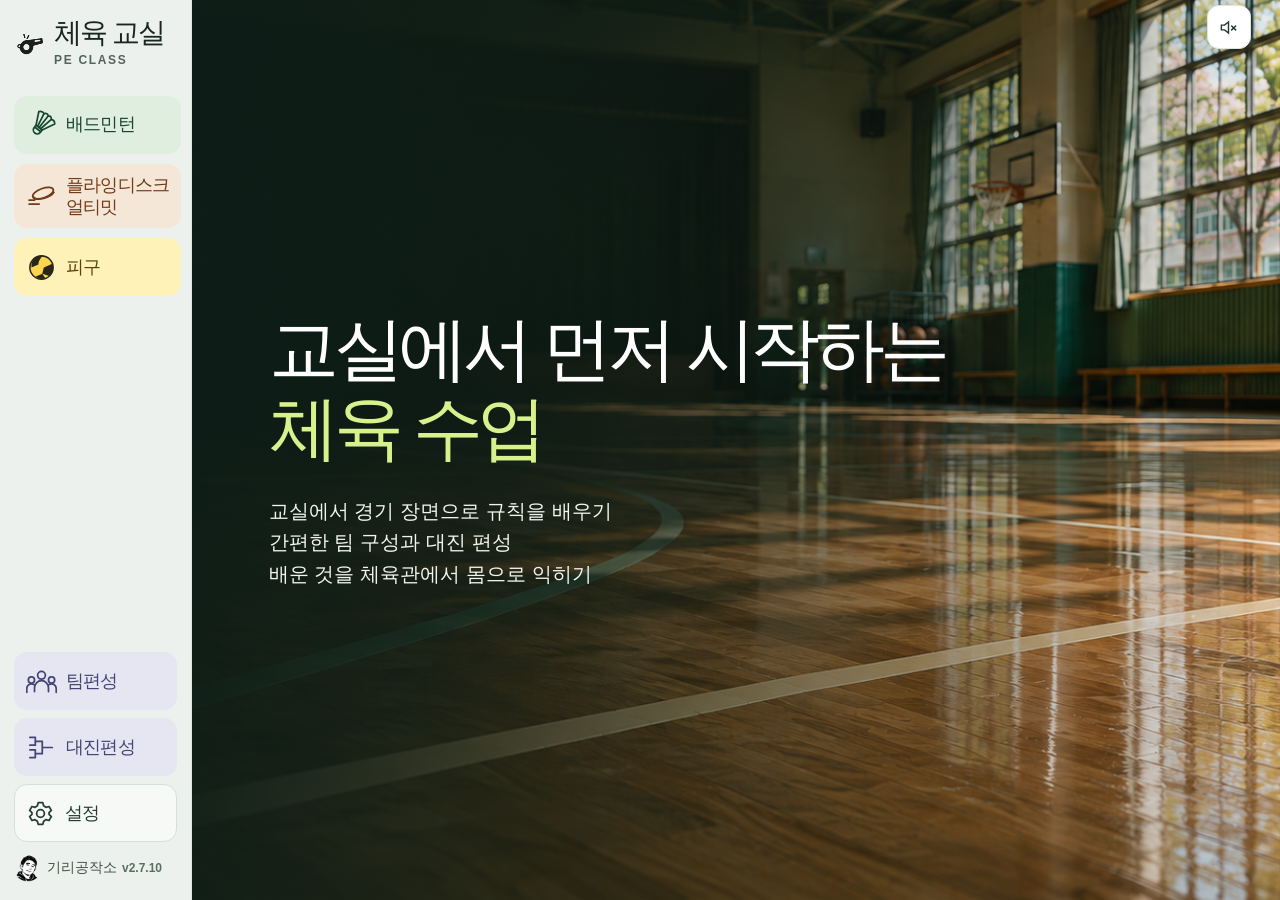
<file: index.html>
<!doctype html>
<html lang="ko">
<head>
<meta charset="utf-8">
<meta name="viewport" content="width=device-width, initial-scale=1">
<meta name="description" content="경기장과 시범으로 배우는 초등 체육 교실">
<title>체육 교실</title>
<meta property="og:type" content="website">
<meta property="og:locale" content="ko_KR">
<meta property="og:site_name" content="체육 교실">
<meta property="og:title" content="체육 교실">
<meta property="og:description" content="배드민턴, 플라잉디스크, 피구 규칙부터 팀편성과 대진편성까지">
<meta property="og:url" content="https://midascbg.github.io/pe-class/">
<meta property="og:image" content="https://midascbg.github.io/pe-class/pe-whistle-share-v1.4.3.png">
<meta property="og:image:type" content="image/png">
<meta property="og:image:width" content="1200">
<meta property="og:image:height" content="630">
<meta property="og:image:alt" content="체육 교실 제목 옆의 호루라기 아이콘">
<meta name="twitter:card" content="summary_large_image">
<meta name="twitter:image" content="https://midascbg.github.io/pe-class/pe-whistle-share-v1.4.3.png">
<link rel="stylesheet" href="./style.css?v=v2.7.10">
<link rel="stylesheet" href="./sports.css?v=badminton-hover">
<link rel="stylesheet" href="./dodgeball.css?v=2026-score-terms">
<link rel="stylesheet" href="./teams-shell.css?v=rail-credit">
<link rel="stylesheet" href="./landing.css?v=full-hero">
<link rel="stylesheet" href="./preferences.css?v=rail-preview-demo">
<script defer src="./preferences.js?v=rail-preview-demo"></script>
<script defer src="./sports.js?v=icon-tabs"></script>
<script defer src="./app.js?v=skills-actions"></script>
<script defer src="./landing.js?v=full-hero"></script>
<script defer src="./ultimate.js?v=stall-rule-copy"></script>
<script defer src="./dodgeball.js?v=recorded-effects"></script>
<script defer src="./teams-shell.js?v=class-rotation"></script>
</head>
<body>
<div class="sports-layout">
<div class="rail-edge" hidden>
  <button type="button" class="rail-reveal" id="rail-reveal" aria-controls="sport-rail" aria-expanded="false" aria-label="왼쪽 메뉴 열기" title="왼쪽 메뉴 열기">
    <svg viewBox="0 0 24 24" aria-hidden="true"><path d="m9 6 6 6-6 6"/></svg>
  </button>
</div>
<aside class="sport-rail" id="sport-rail" aria-labelledby="sports-title">
  <a class="pe-brand" id="pick-home" href="#home" aria-label="체육 교실 홈" aria-current="page">
    <img class="pe-brand-icon" src="./pe-whistle.png" width="32" height="32" alt="">
    <div class="pe-brand-label"><strong id="sports-title">체육 교실</strong><span>PE CLASS</span></div>
  </a>
  <nav class="sport-list" aria-label="스포츠 종목">
    <a class="sport-pick racket" id="pick-badminton" href="#court">
      <svg viewBox="0 0 40 40" aria-hidden="true">
        <g id="shuttlecock-icon" transform="rotate(38 20 20)" fill="none" stroke="currentColor" stroke-width="2.25" stroke-linecap="round" stroke-linejoin="round">
          <path d="M15 25 7 9q3-4 7-2 3-4 6-1 3-3 6 1 4-2 7 2l-8 16z"/>
          <path d="m14 7 3.5 18M20 6v19m6-18-3.5 18M15 25v4a5 5 0 0 0 10 0v-4M15 28h10"/>
        </g>
      </svg>
      <span>배드민턴</span>
    </a>
    <a class="sport-pick disc" id="pick-ultimate" href="#ultimate/field">
      <svg viewBox="0 0 40 40" aria-hidden="true"><ellipse cx="22" cy="17" rx="14" ry="6" transform="rotate(-20 22 17)"/><path d="M10 22c3 6 22 1 26-6M4 26h7m-7 5h13"/></svg>
      <span>플라잉디스크<br> 얼티밋</span>
    </a>
    <a class="sport-pick dodgeball-pick" id="pick-dodgeball" href="#dodgeball/court">
      <svg viewBox="0 0 40 40" aria-hidden="true">
        <g id="dodgeball-icon">
          <circle cx="20" cy="20" r="15" fill="#fbd54e" stroke="#29251b" stroke-width="2"/>
          <path d="M8 12a15 15 0 0 1 13-7c-3 4-5 7-5 11l-9 4a15 15 0 0 1 1-8Zm26 3a15 15 0 0 1-4 16l-9-3 2-8 11-5ZM12 32a15 15 0 0 0 13 2l-4-6-9 4Z" fill="#29251b" stroke="none"/>
        </g>
      </svg>
      <span>피구</span>
    </a>
  </nav>
  <nav class="team-navigation" aria-label="팀 및 대진 관리">
    <a class="sport-pick team-pick" id="pick-teams" href="#teams"><svg viewBox="0 0 40 40" aria-hidden="true"><circle cx="20" cy="12" r="5"/><circle cx="7" cy="18" r="4"/><circle cx="33" cy="18" r="4"/><path d="M11 33v-5a9 9 0 0 1 18 0v5M1 34v-5a6 6 0 0 1 9-5m20 0a6 6 0 0 1 9 5v5"/></svg><span>팀편성</span></a>
    <a class="sport-pick team-pick" id="pick-fixtures" href="#fixtures"><svg viewBox="0 0 40 40" aria-hidden="true"><path d="M5 7h7v10H5m0 6h7v10H5m7-21h9v16h-9m9-8h13"/></svg><span>대진편성</span></a>
    <button type="button" class="sport-pick team-pick" id="open-preferences" aria-haspopup="dialog">
      <svg viewBox="0 0 40 40" aria-hidden="true">
        <path d="M17 6h6l1 4 3 2 4-1 3 5-3 3v2l3 3-3 5-4-1-3 2-1 4h-6l-1-4-3-2-4 1-3-5 3-3v-2l-3-3 3-5 4 1 3-2z"/>
        <circle cx="20" cy="20" r="5"/>
      </svg>
      <span>설정</span>
    </button>
  </nav>
  <footer class="sport-credit"><span class="credit"><img src="./giri.png" alt="" width="28" height="28"><span>기리공작소</span><span class="version" id="site-version">v2.7.10</span></span></footer>
</aside>
<main class="sport-panel landing" id="home-panel" aria-labelledby="landing-title">
  <div class="landing-hero-copy">
    <h1 id="landing-title">교실에서 먼저 시작하는<br><em>체육 수업</em></h1>
    <p>교실에서 경기 장면으로 규칙을 배우기<br>
      간편한 팀 구성과 대진 편성<br>
      배운 것을 체육관에서 몸으로 익히기</p>
  </div>
</main>
<div class="shell sport-panel" id="badminton-panel" hidden>
  <header class="masthead">
    <a class="brand" href="#court" aria-label="배드민턴 첫 화면">
      <span class="symbol" aria-hidden="true"><svg viewBox="0 0 40 40"><use href="#shuttlecock-icon"/></svg></span>
      <span>배드민턴</span>
    </a>
  </header>
  <nav id="nav" class="chapters" aria-label="학습 주제"></nav>
  <main class="lesson" id="lesson">
    <section class="lesson-copy" aria-labelledby="heading">
      <div class="lesson-heading">
        <div>
          <h1 id="heading"></h1>
          <p class="lead" id="lead"></p>
        </div>
        <div class="setting"><span id="match-label">경기 방식</span><div id="match" class="segments" role="group" aria-labelledby="match-label"></div></div>
      </div>
      <div class="lesson-toolbar">
        <div class="controls" id="controls"></div>
        <div class="action-row" id="actions"></div>
      </div>
      <div class="insight" id="insight" role="status" aria-live="polite"></div>
    </section>
    <section class="demo" aria-label="코트와 시범">
      <header class="demo-header"><span class="demo-index" id="demo-index"></span><span class="mode-note" id="demo-note"></span></header>
      <div id="visual" class="visual"></div>
      <div class="demo-footer" id="demo-footer"></div>
    </section>
  </main>
  <footer class="footer">
    <a href="https://www.badminton.no/contentassets/c0b5fd676d9a4a10bd7a14c673a7bad0/section-4.1---laws-of-badminton---26-april-2025-v5.0-1--1.pdf" target="_blank" rel="noopener">경기 규칙 출처 ↗</a>
  </footer>
</div>
<div class="shell sport-panel ultimate-panel" id="ultimate-panel" hidden>
  <header class="masthead">
    <a class="brand" href="#ultimate/field"><span class="symbol" aria-hidden="true">
      <svg viewBox="0 0 40 40"><ellipse cx="21" cy="19" rx="14" ry="6" transform="rotate(-20 21 19)"/><path d="M9 24c3 6 22 1 26-6m-31 12h11"/></svg>
    </span>플라잉디스크 얼티밋</a>
  </header>
  <nav class="chapters" id="ultimate-nav" aria-label="얼티밋 학습 주제"></nav>
  <main class="lesson" id="ultimate-lesson">
    <section class="lesson-copy" aria-labelledby="ultimate-heading">
      <div class="lesson-heading"><div><h1 id="ultimate-heading"></h1><p class="lead" id="ultimate-lead"></p></div></div>
      <div class="lesson-toolbar">
        <div class="controls" id="ultimate-controls"></div>
        <div class="action-row" id="ultimate-actions"></div>
      </div>
      <div class="insight" id="ultimate-insight" role="status"></div>
    </section>
    <section class="demo" aria-label="필드와 경기 시범">
      <header class="demo-header"><span class="demo-index" id="ultimate-demo-index"></span><span class="mode-note" id="ultimate-result"></span></header>
      <div class="visual ultimate-visual" id="ultimate-visual"></div>
      <div class="demo-footer" id="ultimate-caption"></div>
    </section>
  </main>
  <footer class="footer">
    <span>수업 자료 · 플라잉디스크 얼티밋 경기 규칙</span>
    <a href="https://rules.wfdf.sport/" target="_blank" rel="noopener">WFDF 공식 규칙 ↗</a>
  </footer>
</div>
<div class="shell sport-panel dodgeball-panel" id="dodgeball-panel" hidden>
  <audio id="dodgeball-whistle" src="./referee-whistle.mp3" preload="auto" hidden></audio>
  <header class="masthead">
    <a class="brand" href="#dodgeball/court"><span class="symbol" aria-hidden="true">
      <svg viewBox="0 0 40 40"><use href="#dodgeball-icon"/></svg>
    </span>피구</a>
    <div class="dodgeball-header-controls">
      <span class="dodgeball-division">초등부 스포츠피구</span>
    </div>
  </header>
  <nav class="chapters" id="dodgeball-nav" aria-label="피구 학습 주제"></nav>
  <main class="lesson" id="dodgeball-lesson">
    <section class="lesson-copy" aria-labelledby="dodgeball-heading">
      <div class="lesson-heading"><div><h1 id="dodgeball-heading"></h1><p class="lead" id="dodgeball-lead"></p></div></div>
      <div class="lesson-toolbar">
        <div class="controls">
          <fieldset class="option-group"><legend>상황 선택</legend><div class="options" id="dodgeball-cases"></div></fieldset>
        </div>
        <div class="action-row"><button type="button" class="primary" id="dodgeball-play" hidden><svg viewBox="0 0 20 20" aria-hidden="true"><path fill="currentColor" d="M5 3l12 7-12 7z"/></svg> 보기</button></div>
      </div>
      <div class="insight" id="dodgeball-insight" role="status"></div>
    </section>
    <section class="demo" aria-label="피구 코트와 상황 시범">
      <header class="demo-header"><span class="demo-index" id="dodgeball-topic"></span><span class="mode-note" id="dodgeball-step"></span></header>
      <div class="visual dodgeball-visual" id="dodgeball-visual"></div>
      <div class="demo-footer" id="dodgeball-caption"></div>
    </section>
  </main>
  <footer class="footer">
    <a href="https://www.schoolsportsclub.or.kr/bbs/intgrbbs/notice/noticeDetail?bbsId=BBSMSTR_000000000001&amp;nttId=118&amp;pageIndex=1" target="_blank" rel="noopener">전국학교스포츠클럽 축전 피구 요강·도면 ↗</a>
    <a href="https://casports.or.kr/dodgeball/?board_name=dodgeball&amp;board_page=1&amp;board_pid=1&amp;list_type=list&amp;mode=view&amp;order_by=fn_pid&amp;order_type=desc&amp;search_field=fn_title" target="_blank" rel="noopener">피구 경기 규정 ↗</a>
    <a href="https://musicedu.jnu.ac.kr/bbs/education/2584/818904/download.do" target="_blank" rel="noopener">재개 동작 참고 ↗</a>
  </footer>
</div>
<section class="sport-panel team-host" id="teams-panel" aria-label="팀 및 대진 관리" hidden></section>
</div>
<button class="sound app-sound" id="app-sound" type="button" aria-label="전체 효과음" aria-pressed="false"></button>
<dialog id="preferences" aria-labelledby="preferences-title">
  <div class="preferences-sheet">
    <header class="preferences-head">
      <h2 id="preferences-title">수업 화면 설정</h2>
      <button type="button" class="minor preference-icon" data-close-preferences aria-label="설정 닫기">
        <svg viewBox="0 0 24 24" aria-hidden="true"><path d="m6 6 12 12M18 6 6 18"/></svg>
      </button>
    </header>
    <div class="preference-tabs" role="tablist" aria-label="설정 항목">
      <button type="button" role="tab" id="pref-tab-rail" class="preference-icon" aria-controls="pref-rail" aria-label="메뉴 표시">
        <svg viewBox="0 0 24 24" aria-hidden="true"><rect x="3" y="4" width="18" height="16" rx="2"/><path d="M10 4v16M6 8h1m-1 4h1m-1 4h1"/></svg>
      </button>
      <button type="button" role="tab" id="pref-tab-layout" class="preference-icon" aria-controls="pref-layout" aria-label="조작 영역 위치">
        <svg viewBox="0 0 24 24" aria-hidden="true"><rect x="3" y="4" width="18" height="16" rx="2"/><path d="M3 10h18M7 7h2m3 0h2m3 0h1"/></svg>
      </button>
      <button type="button" role="tab" id="pref-tab-speed" class="preference-icon" aria-controls="pref-speed" aria-label="시범 재생 속도">
        <svg viewBox="0 0 24 24" aria-hidden="true"><path d="M4 18a9 9 0 1 1 16 0H4Zm8-4 4-5"/><circle cx="12" cy="14" r="1"/></svg>
      </button>
      <button type="button" role="tab" id="pref-tab-text" class="preference-icon" aria-controls="pref-text" aria-label="학습 화면 글자 크기">
        <svg viewBox="0 0 24 24" aria-hidden="true"><path d="m3 18 5-12 5 12M5 14h6m4 4 3-7 3 7m-5-2h4"/></svg>
      </button>
      <button type="button" role="tab" id="pref-tab-volume" class="preference-icon" aria-controls="pref-volume" aria-label="효과음 크기">
        <svg viewBox="0 0 24 24" aria-hidden="true"><path d="M3 9h4l5-4v14l-5-4H3zM16 9a4 4 0 0 1 0 6m2-8a7 7 0 0 1 0 10"/></svg>
      </button>
    </div>
    <form id="preferences-form">
      <section role="tabpanel" id="pref-rail" aria-labelledby="pref-tab-rail">
        <div class="rail-options">
          <fieldset><legend>메뉴 위치</legend>
            <label><input type="radio" name="railSide" value="left"> 왼쪽</label>
            <label><input type="radio" name="railSide" value="right"> 오른쪽</label>
          </fieldset>
          <fieldset><legend>표시 방식</legend>
            <label><input type="radio" name="rail" value="fixed"> 고정</label>
            <label><input type="radio" name="rail" value="compact"> 최소화</label>
            <label><input type="radio" name="rail" value="hidden"> 숨기기</label>
          </fieldset>
        </div>
        <div class="preference-preview rail-preview" data-mode="fixed" data-side="left">
          <div class="rail-preview-frame">
            <div class="rail-preview-edge">
              <button type="button" class="rail-reveal rail-preview-trigger" aria-label="미리보기 메뉴 열기" aria-expanded="false" hidden>
                <svg viewBox="0 0 24 24" aria-hidden="true"><path d="m9 6 6 6-6 6"/></svg>
              </button>
            </div>
            <div class="rail-preview-menu" aria-hidden="true"><i></i><i></i><i></i></div>
            <div class="rail-preview-scene">경기 장면</div>
            <svg class="rail-preview-pointer" viewBox="0 0 24 28" aria-hidden="true" hidden><path d="M3 2v20l5-5 4 9 4-2-4-9h8Z"/></svg>
          </div>
        </div>
        <p id="rail-preview-note"></p>
      </section>
      <section role="tabpanel" id="pref-layout" aria-labelledby="pref-tab-layout" hidden>
        <fieldset><legend>조작 영역 위치</legend>
          <label><input type="radio" name="layout" value="top"> 상단</label>
          <label><input type="radio" name="layout" value="left"> 왼쪽</label>
          <label><input type="radio" name="layout" value="right"> 오른쪽</label>
        </fieldset>
        <div class="preference-preview layout-preview" data-position="top">
          <span>조작 영역</span><span>경기 장면</span>
        </div>
        <p>좁은 화면에서는 조작 영역을 상단에 표시합니다.</p>
      </section>
      <section role="tabpanel" id="pref-speed" aria-labelledby="pref-tab-speed" hidden>
        <fieldset><legend>시범 재생 속도</legend>
          <label><input type="radio" name="speed" value="0.5"> 0.5배</label>
          <label><input type="radio" name="speed" value="0.75"> 0.75배</label>
          <label><input type="radio" name="speed" value="1"> 보통</label>
          <label><input type="radio" name="speed" value="1.25"> 1.25배</label>
        </fieldset>
        <div class="preference-preview speed-preview" aria-hidden="true"><span></span></div>
        <button type="button" class="minor" id="preview-speed">이동 샘플 재생</button>
      </section>
      <section role="tabpanel" id="pref-text" aria-labelledby="pref-tab-text" hidden>
        <fieldset><legend>학습 화면 글자 크기</legend>
          <label><input type="radio" name="text" value="normal"> 기본</label>
          <label><input type="radio" name="text" value="large"> 크게</label>
        </fieldset>
        <div class="preference-preview text-preview"><strong>어느 선을 볼까요?</strong><p>선 안에 떨어지면 어느 쪽이 이길까요?</p></div>
      </section>
      <section role="tabpanel" id="pref-volume" aria-labelledby="pref-tab-volume" hidden>
        <label class="volume-label" for="preference-volume">효과음 크기 <output id="volume-value" for="preference-volume"></output></label>
        <input type="range" name="volume" id="preference-volume" min="0" max="100" step="1">
        <button type="button" class="minor" id="preview-whistle">샘플 듣기</button>
      </section>
      <footer class="preferences-actions">
        <button type="submit" class="primary preference-icon" aria-label="설정 적용">
          <svg viewBox="0 0 24 24" aria-hidden="true"><path d="m5 12 4 4L19 6"/></svg>
        </button>
      </footer>
    </form>
  </div>
</dialog>
</body>
</html>
</file>
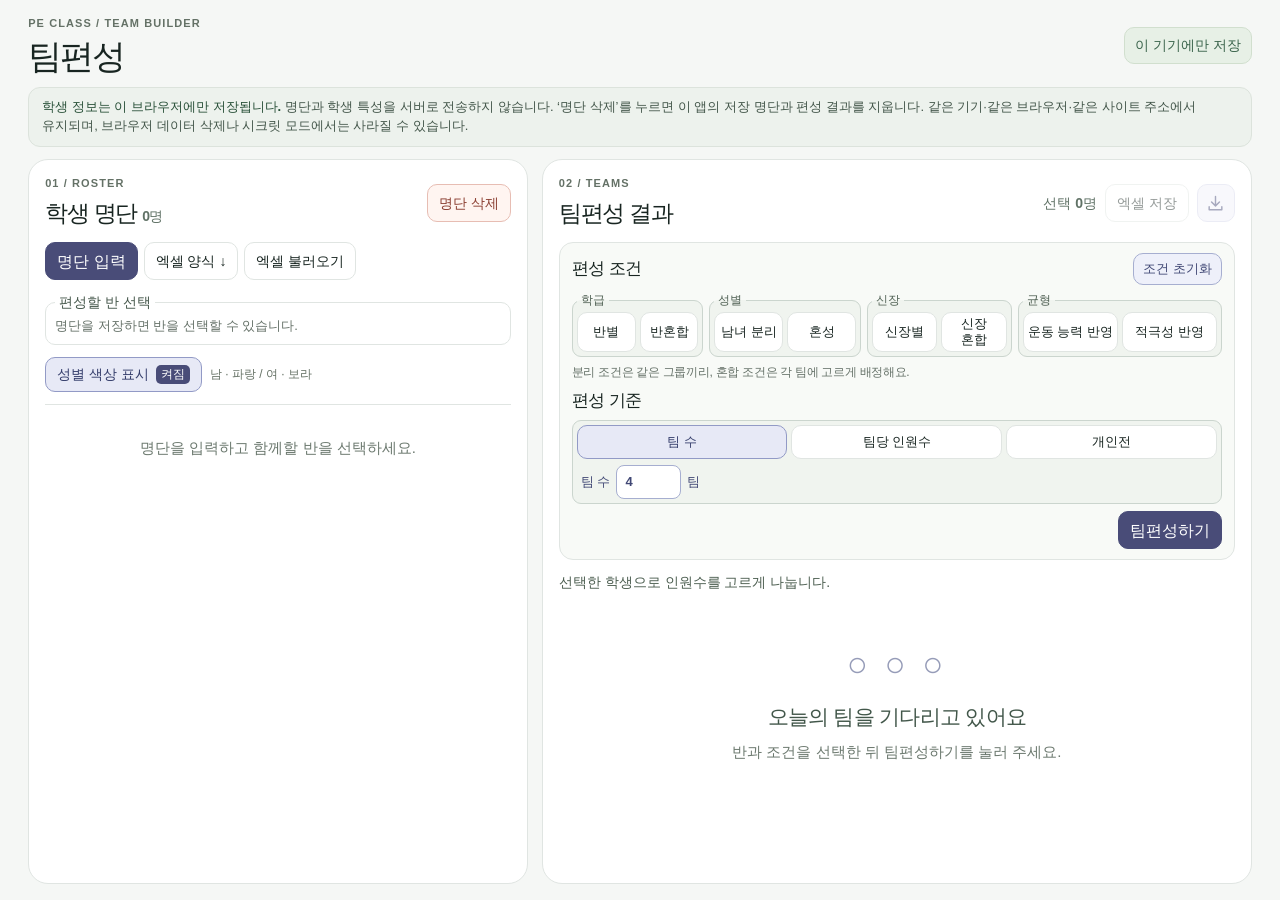
<file: teams.html>
<!doctype html>
<html lang="ko">
<head>
<meta charset="utf-8">
<meta name="viewport" content="width=device-width,initial-scale=1">
<meta http-equiv="Content-Security-Policy" content="default-src 'none'; script-src 'self'; style-src 'self'; connect-src 'none'; img-src 'none'; font-src 'none'; frame-src 'none'; object-src 'none'; base-uri 'none'; form-action 'none'">
<title>팀편성 · 체육 교실</title>
<link rel="stylesheet" href="./teams.css?v=team-card-actions">
<link rel="stylesheet" href="./teams-fixtures.css?v=fixture-excel-guide">
<script defer src="./teams-excel.js?v=member-swap"></script>
<script defer src="./teams-balance.js?v=2026-team-size-balance"></script>
<script defer src="./teams-fixtures.js?v=class-rotation"></script>
<script defer src="./teams-bracket.js?v=2026-individual-fixtures"></script>
<script defer src="./teams-fixtures-ui.js?v=balanced-rounds"></script>
<script defer src="./teams-image.js?v=2026-individual-fixtures"></script>
<script defer src="./teams-member-edit.js?v=team-card-actions"></script>
<script defer src="./teams.js?v=team-card-actions"></script>
</head>
<body>
<main class="team-page">
  <header class="page-heading"><div><p class="eyebrow">PE CLASS / TEAM BUILDER</p><h1>팀편성</h1></div><span class="local-badge">이 기기에만 저장</span></header>
  <p class="privacy"><strong>학생 정보는 이 브라우저에만 저장됩니다.</strong> 명단과 학생 특성을 서버로 전송하지 않습니다. ‘명단 삭제’를 누르면 이 앱의 저장 명단과 편성 결과를 지웁니다. 같은 기기·같은 브라우저·같은 사이트 주소에서 유지되며, 브라우저 데이터 삭제나 시크릿 모드에서는 사라질 수 있습니다.</p>
  <p id="notice" class="notice" role="status" aria-live="polite"></p>
  <div class="workspace">
    <section class="card roster-card" aria-labelledby="roster-title">
      <header class="card-header"><div><p class="eyebrow">01 / ROSTER</p><h2 id="roster-title">학생 명단 <span id="roster-count">0명</span></h2></div><button class="minor danger" id="erase" type="button">명단 삭제</button></header>
      <div class="roster-tools"><button class="primary" id="edit" type="button">명단 입력</button><div id="excel-tools"><button class="minor" id="template" type="button">엑셀 양식 ↓</button><button class="minor" id="import" type="button">엑셀 불러오기</button><input id="excel-file" type="file" accept=".xlsx" hidden></div></div>
      <p class="small mobile-note" id="mobile-note" hidden>모바일에서는 직접 입력을 이용해 주세요. 엑셀 불러오기는 PC에서 사용할 수 있어요.</p>
      <fieldset class="classes"><legend>편성할 반 선택</legend><div id="class-filters"></div></fieldset>
      <div class="gender-controls">
        <button class="gender-color-button" id="gender-colors" type="button" aria-pressed="true">성별 색상 표시 <span class="gender-color-state" aria-hidden="true">켜짐</span></button>
        <span class="gender-legend">남 · 파랑 / 여 · 보라</span>
      </div>
      <div class="roster-scroll" id="roster-view"><p class="empty">명단을 입력하고 함께할 반을 선택하세요.</p></div>
      <section id="editor" class="editor" aria-labelledby="editor-title" hidden>
        <div class="editor-heading"><h3 id="editor-title">학생 정보 입력</h3><span class="sensitive">학생 특성 표시 중</span></div>
        <p class="small">키·운동 능력·적극성은 선택 사항입니다. 선택하지 않으면 ‘중’으로 편성합니다. 저장하면 특성 정보는 화면에서 감춰집니다.</p>
        <div id="student-rows" class="student-rows"></div>
        <div class="editor-actions"><button class="minor" id="add-student" type="button">+ 학생 추가</button><span></span><button class="minor" id="cancel-edit" type="button">취소</button><button class="primary" id="save-roster" type="button">명단 저장</button></div>
      </section>
    </section>
    <section class="card results-card" aria-labelledby="results-title">
  <header class="card-header"><div><p class="eyebrow">02 / TEAMS</p><h2 id="results-title">팀편성 결과</h2></div><div class="result-header-tools"><span id="selected-count">선택 0명</span><button id="save-teams-excel" class="minor" type="button" disabled>엑셀 저장</button><button id="save-teams-image" class="icon-action image-button" type="button" aria-label="이미지 저장" title="이미지 저장" disabled><svg viewBox="0 0 24 24" aria-hidden="true"><path d="M12 3v12m-5-5 5 5 5-5M4 16v4h16v-4"/></svg></button></div></header>
      <div class="conditions">
        <div class="condition-title"><h3>편성 조건</h3><button id="reset-conditions" class="subtle" type="button">조건 초기화</button></div>
        <div class="condition-groups">
          <fieldset><legend>학급</legend><button data-condition="class" data-value="separate" type="button" aria-pressed="false">반별</button><button data-condition="class" data-value="mix" type="button" aria-pressed="false">반혼합</button></fieldset>
          <fieldset><legend>성별</legend><button data-condition="gender" data-value="separate" type="button" aria-pressed="false">남녀 분리</button><button data-condition="gender" data-value="mix" type="button" aria-pressed="false">혼성</button></fieldset>
          <fieldset><legend>신장</legend><button data-condition="height" data-value="separate" type="button" aria-pressed="false">신장별</button><button data-condition="height" data-value="mix" type="button" aria-label="신장 혼합" aria-pressed="false">신장<br>혼합</button></fieldset>
          <fieldset><legend>균형</legend><button data-condition="ability" type="button" aria-pressed="false">운동 능력 반영</button><button data-condition="initiative" type="button" aria-pressed="false">적극성 반영</button></fieldset>
        </div>
        <p class="small condition-help">분리 조건은 같은 그룹끼리, 혼합 조건은 각 팀에 고르게 배정해요.</p>
        <h3 id="size-mode-title">편성 기준</h3>
        <div class="size-mode">
          <div class="size-options" role="radiogroup" aria-labelledby="size-mode-title">
            <label><input type="radio" name="size-mode" value="count" checked><span>팀 수</span></label>
            <label><input type="radio" name="size-mode" value="size"><span>팀당 인원수</span></label>
            <label><input type="radio" name="size-mode" value="individual"><span>개인전</span></label>
          </div>
          <div class="size-inputs">
            <label for="team-count" id="team-count-label">팀 수</label><input id="team-count" type="number" min="1" max="100" step="1" value="4"><span id="team-count-unit">팀</span>
            <label for="team-capacity" id="team-capacity-label" hidden>팀당 최대</label><input id="team-capacity" type="number" min="1" max="1000" step="1" value="3" hidden><span id="team-capacity-unit" hidden>명</span>
          </div>
        </div>
        <div class="generate-row">
          <button id="generate" class="primary" type="button">팀편성하기</button>
        </div>
      </div>
      <div id="result-summary" class="result-summary" role="status">선택한 학생으로 인원수를 고르게 나눕니다.</div>
      <div id="team-results" class="team-results"><div class="empty results-empty"><span class="team-icon" aria-hidden="true">○ ○ ○</span><h3>오늘의 팀을 기다리고 있어요</h3><p>반과 조건을 선택한 뒤 팀편성하기를 눌러 주세요.</p></div></div>
    </section>
  </div>
</main>
<main id="fixture-page" class="team-page" hidden>
  <header class="page-heading"><div><p class="eyebrow">PE CLASS / MATCH SCHEDULER</p><h1 id="fixture-title">대진편성</h1></div><button class="icon-action" id="back-to-teams" type="button" title="팀편성으로 돌아가기" aria-label="팀편성으로 돌아가기"><svg viewBox="0 0 24 24" aria-hidden="true"><path d="m10 5-7 7 7 7m-7-7h18"/></svg></button></header>
  <p class="privacy"><strong>참가 팀, 대진표와 경기 결과는 이 브라우저에 저장됩니다.</strong> 학생 정보는 서버로 전송하지 않습니다.</p>
  <div class="workspace fixture-workspace">
    <section class="card fixture-roster" aria-labelledby="fixture-roster-title">
      <header class="card-header">
        <div><p class="eyebrow">01 / TEAMS</p><h2 id="fixture-roster-title">참가 팀</h2></div>
        <div class="result-header-tools">
          <button id="import-teams" class="minor" type="button">팀편성 가져오기</button>
          <button id="reset-fixture-teams" class="icon-action danger" type="button" title="참가 팀 초기화" aria-label="참가 팀 초기화"><svg viewBox="0 0 24 24" aria-hidden="true"><path d="M4 5v5h5m-5 0a8 8 0 1 1 .5 6"/></svg></button>
        </div>
      </header>
      <div class="gender-controls">
        <button class="gender-color-button" id="fixture-colors" type="button" aria-pressed="true">성별 색상 표시 <span class="gender-color-state" aria-hidden="true">켜짐</span></button>
        <span class="gender-legend">남 · 파랑 / 여 · 보라</span>
      </div>
      <div id="fixture-team-list" class="fixture-team-list"></div>
    </section>
    <section class="card fixture-board" aria-labelledby="fixture-board-title">
      <header class="card-header"><div><p class="eyebrow">02 / MATCHES</p><h2 id="fixture-board-title">대진표</h2></div>
        <div class="result-header-tools"><span id="fixture-count" class="small">0팀</span>
          <button id="load-fixtures-excel" class="minor" type="button" aria-describedby="fixture-excel-guide">엑셀 불러오기</button>
          <input id="fixtures-excel-file" type="file" accept=".xlsx,application/vnd.openxmlformats-officedocument.spreadsheetml.sheet" hidden>
          <button id="save-fixtures-excel" class="minor" type="button" aria-describedby="fixture-excel-guide" disabled>엑셀 저장</button>
          <button id="expand-fixtures" class="icon-action image-button" type="button" title="크게 보기" aria-label="크게 보기" disabled><svg viewBox="0 0 24 24" aria-hidden="true"><path d="M9 4H4v5m11-5h5v5M4 15v5h5m11-5v5h-5"/></svg></button>
          <button id="save-fixtures-image" class="icon-action image-button" type="button" title="이미지 저장" aria-label="이미지 저장" disabled><svg viewBox="0 0 24 24" aria-hidden="true"><path d="M12 3v12m-5-5 5 5 5-5M4 16v4h16v-4"/></svg></button>
          <button id="reset-fixtures" class="icon-action danger" type="button" title="대진표 초기화" aria-label="대진표 초기화"><svg viewBox="0 0 24 24" aria-hidden="true"><path d="M4 5v5h5m-5 0a8 8 0 1 1 .5 6"/></svg></button>
        </div>
      </header>
      <p id="fixture-excel-guide" class="small">
        <strong>PC ↔모바일</strong>
        엑셀 저장시 참가팀, 대진표, 승패와 점수가 모두 저장되며, 이 파일을 PC나 모바일에서 불러오면 모든 자료가 그대로 보여집니다.
      </p>
      <div class="fixture-controls">
        <div class="fixture-control-groups">
          <fieldset class="fixture-control-group">
            <legend>경기 방식</legend>
            <div class="fixture-control-row">
              <label class="fixture-field">방식 <select id="fixture-family"><option value="knockout">토너먼트</option><option value="league">리그</option></select></label>
              <label class="fixture-field">세부 방식 <select id="fixture-mode" aria-describedby="fixture-hint"></select></label>
            </div>
          </fieldset>
          <fieldset class="fixture-control-group">
            <legend>결과 기록</legend>
            <div class="fixture-control-row">
              <label class="fixture-field">기록 방식 <select id="fixture-result-mode"><option value="winner">승리 팀 선택</option><option value="score">점수 입력</option></select></label>
              <label class="fixture-field" id="fixture-score-format-label" hidden>점수 형식 <select id="fixture-score-format"><option value="points">점수만</option><option value="sets">세트별 점수</option></select></label>
              <label class="fixture-field" id="fixture-set-limit-label" hidden>세트 방식 <select id="fixture-set-limit"><option value="3">3세트 중 2선승</option><option value="5">5세트 중 3선승</option><option value="7">7세트 중 4선승</option></select></label>
            </div>
          </fieldset>
          <fieldset class="fixture-control-group fixture-operation">
            <legend>진행 조건</legend>
            <div class="fixture-control-row">
              <div id="partial-options" class="fixture-mode-fields" hidden>
                <label class="fixture-field fixture-number">진행할 라운드 <input id="partial-rounds" type="number" value="2" min="1" max="99" step="1"></label>
                <button id="same-class" class="fixture-toggle" type="button" aria-pressed="false">같은 반 팀끼리만</button>
              </div>
              <div id="group-options" class="fixture-mode-fields" hidden>
                <label class="fixture-field fixture-number" id="group-count-label">조 수 <input id="fixture-group-count" type="number" value="2" min="2" max="50" step="1"></label>
                <label class="fixture-field">조 배정 <select id="fixture-assignment"><option value="random">무작위</option><option value="manual">수동</option></select></label>
              </div>
              <div id="split-options" class="fixture-field" role="group" aria-labelledby="split-options-label" hidden>
                <span id="split-options-label">분리 기준</span>
                <div class="fixture-toggle-row">
                  <button id="split-by-class" class="fixture-toggle" type="button" aria-pressed="false">반별</button>
                  <button id="split-by-gender" class="fixture-toggle" type="button" aria-pressed="false">성별</button>
                </div>
              </div>
              <label class="fixture-field fixture-number">동시 진행 경기 수 <input id="parallel-games" type="number" min="1" max="50" step="1" placeholder="미지정"></label>
              <button id="make-fixtures" class="primary icon-with-text" type="button"><svg viewBox="0 0 24 24" aria-hidden="true"><path d="M4 4h5v5H4zm0 11h5v5H4zm5-8h5v10H9m5-5h6"/></svg>대진표 만들기</button>
            </div>
            <p id="split-message" class="small" role="status"></p>
          </fieldset>
        </div>
        <p id="fixture-hint" class="small"></p>
      </div>
      <p id="fixture-status" class="small" role="status"></p>
      <div id="fixture-schedule" class="fixture-schedule"></div>
    </section>
  </div>
</main>
<dialog id="fixture-presentation" class="fixture-presentation" aria-labelledby="presentation-title">
  <header class="page-heading"><div><h2 id="presentation-title">대진표</h2><p id="presentation-mode" class="small"></p></div><button id="close-presentation" class="icon-action" type="button" title="큰 화면 닫기" aria-label="큰 화면 닫기"><svg viewBox="0 0 24 24" aria-hidden="true"><path d="m6 6 12 12M18 6 6 18"/></svg></button></header>
  <div id="presentation-body"></div>
</dialog>
<dialog id="fixture-score-dialog" aria-labelledby="fixture-score-title">
  <form id="fixture-score-form">
    <h2 id="fixture-score-title">경기 점수 기록</h2>
    <p id="fixture-score-hint" class="small"></p>
    <div id="fixture-score-fields" class="fixture-score-fields"></div>
    <p id="fixture-score-status" class="small" role="alert"></p>
    <div class="dialog-actions"><button id="clear-fixture-score" class="danger" type="button">기록 지우기</button><button id="cancel-fixture-score" class="minor" type="button">취소</button><button class="primary" type="submit">저장</button></div>
  </form>
</dialog>
<dialog id="fixture-reset-dialog" aria-labelledby="fixture-reset-title">
  <h2 id="fixture-reset-title">대진표를 초기화할까요?</h2>
  <p>저장된 대진표와 경기 결과를 지웁니다. 가져온 참가 팀은 남아 있어 새 대진표를 바로 만들 수 있습니다.</p>
  <div class="dialog-actions"><button id="cancel-fixture-reset" class="minor" type="button">취소</button><button id="confirm-fixture-reset" class="danger" type="button">초기화</button></div>
</dialog>
<dialog id="fixture-restore-dialog" aria-labelledby="fixture-restore-title">
  <h2 id="fixture-restore-title">엑셀의 대진편성을 불러올까요?</h2>
  <p id="fixture-restore-summary"></p>
  <div class="dialog-actions"><button id="cancel-fixture-restore" class="minor" type="button">취소</button><button id="confirm-fixture-restore" class="primary" type="button">불러오기</button></div>
</dialog>
<dialog id="fixture-teams-reset-dialog" aria-labelledby="fixture-teams-reset-title">
  <h2 id="fixture-teams-reset-title">대진편성의 참가 팀을 초기화할까요?</h2>
  <p>가져온 참가 팀과 이 팀으로 만든 대진표·경기 결과를 지웁니다. 팀편성 화면의 결과는 남아 있어 다시 가져올 수 있습니다.</p>
  <div class="dialog-actions"><button id="cancel-fixture-teams-reset" class="minor" type="button">취소</button><button id="confirm-fixture-teams-reset" class="danger" type="button">초기화</button></div>
</dialog>
<dialog id="member-edit-dialog" aria-labelledby="member-edit-title">
  <h2 id="member-edit-title"></h2>
  <div id="member-edit-choice" class="dialog-actions">
    <button id="member-edit-delete" class="danger" type="button">삭제</button>
    <button id="member-edit-replace" class="primary" type="button">교체</button>
    <button id="member-edit-swap" class="minor" type="button">맞교환</button>
  </div>
  <div id="team-edit-choice" class="dialog-actions" hidden>
    <button id="team-edit-add" class="primary" type="button">학생 추가</button>
    <button id="team-edit-delete" class="danger" type="button">팀 삭제</button>
  </div>
  <div id="member-edit-picker" class="member-edit-picker" hidden>
    <label>반<select id="member-edit-class"></select></label>
    <label id="member-edit-student-field" hidden>학생<select id="member-edit-student"></select></label>
    <button id="member-edit-pick" class="primary" type="button" disabled>교체하기</button>
  </div>
  <p id="member-edit-note" role="status"></p>
  <div id="member-edit-empty-choice" class="dialog-actions" hidden>
    <button id="member-edit-remove-team" class="danger" type="button">팀 삭제</button>
    <button id="member-edit-keep-team" class="primary" type="button">공석으로 유지</button>
  </div>
  <div class="dialog-actions">
    <button id="member-edit-cancel" class="minor" type="button" autofocus>취소</button>
    <button id="member-edit-confirm" class="primary" type="button" hidden>확인</button>
  </div>
</dialog>
<dialog id="singleton-dialog" aria-labelledby="singleton-title">
  <h2 id="singleton-title">인원이 적은 팀을 어떻게 편성할까요?</h2>
  <p>가장 인원이 많은 팀을 기준으로 부족한 인원을 표시했어요. 중복 배정한 학생은 원래 팀에도 남습니다.</p>
  <div id="singleton-teams"></div>
  <p id="singleton-status" class="small" role="status"></p>
  <div class="dialog-actions"><button id="cancel-singletons" class="minor" type="button">취소</button><button id="confirm-singletons" class="primary" type="button">편성 확정</button></div>
</dialog>
<dialog id="privacy-dialog" aria-labelledby="privacy-title"><h2 id="privacy-title">학생 특성이 표시됩니다</h2><p>편집 화면에는 키·운동 능력·적극성 정보가 나타납니다. 학생들에게 화면이 보이지 않는지 확인해 주세요.</p><div class="dialog-actions"><button class="minor" id="privacy-cancel" type="button">취소</button><button class="primary" id="privacy-confirm" type="button">확인 후 편집</button></div></dialog>
<dialog id="delete-dialog" aria-labelledby="delete-title"><h2 id="delete-title">저장한 명단을 삭제할까요?</h2><p>이 브라우저에 저장된 명단과 특성, 현재 팀과 대진표를 삭제합니다. 이전에 따로 저장한 이미지 파일은 해당 저장 위치에서 삭제해 주세요.</p><div class="dialog-actions"><button class="minor" id="delete-cancel" type="button">취소</button><button class="primary" id="delete-confirm" type="button">명단 삭제</button></div></dialog>
<dialog id="image-dialog" aria-labelledby="image-title">
  <h2 id="image-title">이미지 저장</h2>
  <p id="image-privacy"></p>
  <div class="image-options">
    <label>파일 형식 <select id="image-format"><option value="png">PNG</option><option value="jpg">JPG</option></select></label>
    <label>저장 방식 <select id="image-layout"><option value="single">한 장에 모두 담기</option><option value="pages">크게 나눠 저장</option></select></label>
    <label id="image-page-label" hidden>저장할 페이지 <select id="image-page"></select></label>
  </div>
  <p class="small" id="image-size"></p>
  <p class="small" role="status" id="image-status"></p>
  <div class="dialog-actions"><button id="image-close" class="minor" type="button">닫기</button><button id="image-save" class="primary" type="button">저장 위치 선택</button></div>
</dialog>
</body>
</html>
</file>
<file: style.css>
:root{color-scheme:light;--ink:#182521;--soft:#4b5b55;--line:#e3e9e5;--paper:#fff;--bg:#f5f7f5;--forest:#124b38;--lime:#d7f18d;--orange:#ffc281;--radius:22px;font-family:"Noto Sans KR","Apple SD Gothic Neo","Malgun Gothic",sans-serif;font-synthesis:none}
*{box-sizing:border-box}
body{margin:0;color:var(--ink);background:var(--bg);font-size:16px;line-height:1.55;word-break:keep-all}
button,a{-webkit-tap-highlight-color:transparent}
button{font:inherit;color:inherit;cursor:pointer}
button:focus-visible,a:focus-visible{outline:3px solid #3c9f76;outline-offset:3px}
a{color:inherit;text-decoration:none}
.shell{max-width:1560px;min-height:100svh;margin:auto;padding:0 clamp(18px,3.2vw,56px);display:grid;grid-template-rows:auto auto 1fr auto}
.masthead{display:flex;align-items:center;justify-content:space-between;gap:16px;min-height:62px}
.brand{display:inline-flex;align-items:center;gap:11px;font-size:clamp(18px,1.7vw,24px);font-weight:780;letter-spacing:-.065em}
.symbol{display:grid;place-items:center;width:41px;height:41px;border-radius:12px;color:var(--lime);background:#193a30}
.symbol svg{width:31px;height:31px}
.sound,.minor{display:inline-flex;justify-content:center;align-items:center;gap:8px;min-height:44px;border:1px solid #dce5df;border-radius:12px;background:var(--paper);padding:0 14px;font-size:15px;font-weight:700;white-space:nowrap}
.sound svg{width:19px;height:19px}
.chapters{display:grid;grid-template-columns:repeat(5,minmax(0,1fr));border-bottom:1px solid #dce5df;gap:12px}
.chapters a{display:flex;justify-content:center;align-items:center;min-height:50px;gap:10px;position:relative;color:var(--soft);font-size:clamp(15px,1.5vw,20px);font-weight:730;letter-spacing:-.045em}
.chapters a span{font-size:12px;letter-spacing:.02em;color:#667b71;font-weight:750;font-variant-numeric:tabular-nums}
.chapters a[aria-current]{color:#134a36}
.chapters a[aria-current]::after{position:absolute;content:"";height:3px;inset:auto 0 -1px;background:#267654;border-radius:3px}
.chapters a:hover{background:#ecf2ed}

.setting{display:flex;align-items:center;gap:12px;font-size:15px;font-weight:700;color:#43564e}
.lesson[data-page=skills] .setting{display:none}
.segments{display:flex;padding:3px;background:#e8eeea;border-radius:12px;gap:3px}
.segments button{min-height:38px;min-width:65px;padding:0 12px;border:0;border-radius:9px;background:transparent;font-size:15px;font-weight:720;color:#43564e}
.segments button[aria-pressed=true]{background:white;color:#154c37;box-shadow:0 1px 3px #1535251d}
.lesson{display:grid;grid-template-columns:minmax(0,1fr);align-content:start;gap:12px;padding-top:12px}
.demo,.lesson-copy{border-radius:var(--radius);min-width:0}
.demo{background:#172d27;color:#eef7ed;display:grid;grid-template-rows:auto auto auto;overflow:hidden}
.demo-header,.demo-footer{display:flex;align-items:center;justify-content:space-between;gap:12px;padding:4px clamp(17px,2vw,28px);min-height:36px}
.demo-header{border-bottom:1px solid #ffffff20}
.demo-index{font-size:14px;font-weight:770;letter-spacing:.12em;color:#e0eecc}
.mode-note{font-size:14px;font-weight:660;color:#deebdf}
.demo-footer{justify-content:flex-start;flex-wrap:wrap;border-top:1px solid #ffffff20;color:#d3e3db;font-size:14px;font-weight:650}
.legend{display:inline-flex;gap:7px;align-items:center}
.legend i{width:16px;height:3px;border-radius:3px;background:#d7f18d}
.legend .landing{height:9px;width:9px;border-radius:50%;background:#ffc281}
.legend .net{background:#b5d2c7}
.visual{min-width:0;position:relative;display:grid;place-items:center;padding:6px 12px}
.visual > svg{display:block;width:min(100%,clamp(576px,calc((100svh - 392px) * 1.6),1040px));height:auto}
.lesson-copy{background:var(--paper);border:1px solid var(--line);padding:clamp(12px,1.4vw,20px);display:grid;gap:8px}
.lesson-heading{display:flex;align-items:center;justify-content:space-between;flex-wrap:wrap;gap:8px 20px}
h1,p{margin:0}
h1{font-size:clamp(28px,3vw,40px);letter-spacing:-.075em;line-height:1.14;font-weight:800}
.lead{font-size:clamp(16px,1.5vw,20px);color:#46564f;letter-spacing:-.04em;line-height:1.5}
.controls{display:flex;flex-wrap:wrap;gap:8px;min-width:0}
.lesson[data-page=skills] .lesson-copy{grid-template-columns:minmax(0,1fr) auto;align-items:center}
.lesson[data-page=skills] .lesson-toolbar{display:contents}
.lesson[data-page=skills] .lesson-heading,.lesson[data-page=skills] .controls{grid-column:1/-1}
.lesson[data-page=skills] .controls{display:grid;grid-template-columns:repeat(4,minmax(0,1fr))}
.lesson[data-page=skills] .insight{grid-area:3/1}
.lesson[data-page=skills] .action-row{grid-area:3/2}
.option-group{min-width:0;margin:0;padding:4px 9px var(--option-bottom);border:1px solid var(--line);border-radius:12px}
.option-group legend{padding:0 5px;color:var(--forest);font-size:15px;font-weight:780}
.option-group:has(button[aria-pressed=true]){border-color:#a4c5ad;background:#f5faf5}
.lesson-toolbar{--option-bottom:8px;display:flex;flex-wrap:wrap;align-items:flex-end;gap:8px 10px}
.lesson:not([data-page=skills]) .action-row{margin-bottom:calc(var(--option-bottom) + 1px)}
.lesson-toolbar .primary{min-height:44px}
.lesson[data-page=score] .visual{min-height:250px}
.options{display:flex;gap:6px;flex-wrap:wrap}
.options button{min-height:44px;padding:4px 11px;border:1px solid #dfe8e1;border-radius:11px;background:white;color:#32463d;font-size:15px;font-weight:700;letter-spacing:-.035em}
.options button[aria-pressed=true]{background:#e9f4eb;border-color:#98c1a5;color:#185339}
.options button:hover,.minor:hover,.sound:hover{border-color:#71a389}
.insight{display:grid;align-items:center;min-width:0;background:#f0f4f0;border-left:3px solid #9db9a4;border-radius:3px 12px 12px 3px;padding:6px 11px;font-size:clamp(15px,1.32vw,18px);line-height:1.32;letter-spacing:-.035em;color:#2c4035}
.insight > div{grid-area:1/1;min-width:0}
.note-space{visibility:hidden}
.insight strong{color:#1b5039;margin-right:7px}
.insight[data-result=out]{background:#fff0e4;border-color:#e99659}
.insight[data-result=out] strong{color:#83431c}
.action-row{display:flex;flex-wrap:wrap;align-items:center;gap:8px}
.primary{display:inline-flex;align-items:center;gap:9px;padding:0 16px;min-height:48px;border:0;border-radius:12px;background:#164e3a;color:white;font-weight:760;font-size:16px;white-space:nowrap}
.primary:hover{background:#216b50}
.primary svg{width:17px;height:17px}
.footer{min-height:54px;display:flex;align-items:center;justify-content:space-between;gap:12px;color:#495c52;font-size:14px}
.credit{display:flex;align-items:center;gap:8px;font-weight:750}
.credit img{object-fit:cover;border-radius:7px}
.version{color:#5b6e64;font-size:13px;font-variant-numeric:tabular-nums;font-weight:600}
.footer a:hover{text-decoration:underline}
.scoreboard{width:min(100%,860px);text-align:center;padding:12px}
.score-pair{display:grid;grid-template-columns:1fr auto 1fr;align-items:center;gap:clamp(10px,2vw,26px)}
.score-pair > span{font-size:clamp(28px,5vw,64px);font-weight:750;color:#d1e5d8}
.score-team{background:#213d33;padding:12px;border:1px solid #ffffff25;border-radius:17px}
.scoreboard small{display:block;font-size:clamp(16px,2.5vw,26px);line-height:1.2;color:#d1e5d8}
.score-team strong{display:block;font-size:clamp(54px,12vw,158px);line-height:1.04;font-weight:750;letter-spacing:-.08em;font-variant-numeric:tabular-nums;color:#f5ffe9}
.scoreboard p{margin:12px 0 4px;font-size:clamp(21px,4vw,38px);line-height:1.2;font-weight:750;color:#eef7ed}

@media(max-width:1080px){.lesson[data-page=skills] .controls{grid-template-columns:repeat(2,minmax(0,1fr))}}
@media(max-width:760px){.lesson[data-page=skills] .lesson-copy{grid-template-columns:1fr}.lesson[data-page=skills] .action-row{grid-area:4/1}.visual > svg{width:100%}.chapters{gap:4px}}
@media(max-width:560px){.shell{padding:0 12px}.brand{gap:6px}.symbol{height:32px;width:32px}.symbol svg{width:26px}.sound{padding:0 8px;font-size:13px}.chapters a{font-size:13px;min-height:52px;flex-direction:column;gap:0;line-height:1.4}.chapters a span{font-size:11px}.setting{gap:8px}.segments button{min-width:0;padding:0 8px}.demo,.lesson-copy{border-radius:16px}.lesson[data-page=skills] .controls{grid-template-columns:1fr}.footer{font-size:12px}}

.skill-film,.film-cover{width:100%;max-width:740px;aspect-ratio:16/9;max-height:100%;border:0;border-radius:14px;background:#0b1c17}
.skill-film{display:block}
.film-cover{display:grid;align-content:center;justify-items:center;gap:16px;text-align:center;padding:22px;background:#21463a}
.film-cover-icon{display:grid;place-items:center;width:54px;height:54px;border-radius:50%;color:#d7f18d;background:#17342a}
.film-cover-icon svg{width:26px;height:26px}
.film-cover p{font-size:14px;color:#d3e3db;font-weight:700}
.film-cover h2{font-size:clamp(22px,3vw,38px);line-height:1.3;margin:2px 0 0;letter-spacing:-.055em}
.film-play{color:#1b3d30;background:#d7f18d}
.film-play:hover{color:#1b3d30;background:#e6f6bc}
@media(max-width:560px){.film-cover{gap:8px;padding:10px}.film-cover-icon{width:36px;height:36px}.film-cover-icon svg{width:20px;height:20px}}

/* Keep the whole lesson in view on landscape classroom displays. */
@media (min-width: 1000px) and (min-height: 620px){
  .shell{height:100svh;grid-template-rows:auto auto minmax(min-content,1fr) auto}
  .masthead{min-height:52px}
  .chapters a{min-height:42px}
  .lesson{grid-template-rows:auto minmax(0,1fr);align-content:stretch;gap:8px;padding-top:8px}
  .lesson-copy{padding:9px 14px;gap:5px}
  .lesson-heading{gap:4px 16px}
  h1{font-size:clamp(27px,2.6vw,37px);line-height:1.08}
  .lead,.insight{line-height:1.35}
  .segments button{min-height:34px}
  .lesson-toolbar{--option-bottom:5px}
  .option-group{padding:2px 8px var(--option-bottom)}
  .option-group legend{line-height:1.25}
  .lesson[data-page=score] .options button{padding-inline:9px}
  .options button,.action-row .primary,.action-row .minor{min-height:38px}
  .insight{padding:6px 10px}
  .footer{min-height:36px}
  .demo{grid-template-rows:auto minmax(210px,1fr) auto}
  .demo-header,.demo-footer{min-height:29px;padding-block:3px}
  .visual,.lesson[data-page=score] .visual{container-type:size;min-height:0;padding:2px 10px}
  .visual > svg{width:min(100%,1040px,160cqh)}
  .skill-film,.film-cover{width:min(100%,740px,177.77cqh)}
  .film-cover{gap:8px;padding:10px}
  .film-cover-icon{width:40px;height:40px}
  .scoreboard{padding:8px}
  .score-team strong{font-size:clamp(56px,40cqh,170px)}
  .scoreboard small{font-size:clamp(17px,7.5cqh,30px)}
  .scoreboard p{margin-top:10px;font-size:clamp(22px,10cqh,44px)}
}
</file>
<file: sports.css>
.sports-layout{display:grid;grid-template-columns:clamp(154px,15vw,212px) minmax(0,1fr);grid-template-rows:1fr auto;min-height:100svh}
.sport-rail{grid-area:1/1;padding:18px 14px;background:#edf1ed;border-right:1px solid #dce5de}
.pe-brand{display:flex;align-items:center;gap:8px;margin:0 0 26px}
.pe-brand-icon{
  display:block;flex:none;width:32px;height:32px;border-radius:8px;
  /* Blend the light parts of the icon into the rail background. */
  filter:grayscale(1) contrast(2);
  mix-blend-mode:multiply;
  opacity:.88;
}
.pe-brand-label{display:grid;gap:2px;white-space:nowrap}
.pe-brand strong{font-size:clamp(22px,2.2vw,30px);line-height:1.1;letter-spacing:-.07em}
.pe-brand span{color:#51645b;font-weight:780;font-size:12px;letter-spacing:.14em}
.sport-list{display:grid;gap:10px}
.sport-pick{display:flex;align-items:center;gap:9px;min-height:58px;padding:8px 10px;border:2px solid transparent;border-radius:13px;font-size:clamp(16px,1.4vw,19px);font-weight:780;letter-spacing:-.045em;line-height:1.24}
.sport-pick svg,.ultimate-panel .symbol svg{width:31px;height:31px;flex:none;fill:none;stroke:currentColor;stroke-width:2.25;stroke-linecap:round;stroke-linejoin:round}
.sport-pick.racket{background:#e0eedf;color:#174731}
.sport-pick.disc{background:#f5e7d7;color:#733b19}
.sport-pick[aria-current=true],.sport-pick:hover{border-color:currentColor}
.sport-pick.racket[aria-current=true]{background:#21543e;color:#fff}
.sport-pick.racket:hover{background:#c2e2c5;border-color:#2f7251}
.sport-pick.racket[aria-current=true]:hover{background:#2a6248;border-color:#d7f18d}
.sport-pick.disc[aria-current=true]{background:#8c4b24;color:#fff}
.sport-panel{grid-area:1/2/3/3;width:100%;padding-inline:clamp(14px,2.3vw,38px)}
.sport-panel[hidden]{display:none}
.sport-panel .footer{justify-content:flex-end}
.caption-guide{font-size:clamp(13px,1.2vw,15px);line-height:1.35}
.caption-guide strong{color:#fff;margin-right:.35em}
.caption-guide small{font-size:inherit}
.sport-credit{padding:12px 0 0;color:#3e5147}
.sport-credit .credit{gap:5px;flex-wrap:wrap;font-size:14px}
.sport-credit .version{font-size:12px}
.ultimate-panel{--forest:#753815}
.ultimate-panel .chapters{grid-template-columns:repeat(7,minmax(0,1fr));gap:4px}
.ultimate-panel .chapters a{gap:5px}
.ultimate-panel .chapters a[aria-current]{color:#793f19}
.ultimate-panel .chapters a[aria-current]::after,.ultimate-panel .primary{background:#874722}
.ultimate-panel .primary:hover{background:#9d552b}
.ultimate-panel .symbol{color:#ffd599;background:#793f22}
.ultimate-panel .option-group:has(button[aria-pressed=true]){background:#fffaf5;border-color:#cfa37f}
.ultimate-panel .options button[aria-pressed=true]{background:#f8ebdd;border-color:#b98155;color:#6b3419}
.ultimate-panel .insight{background:#f8eee3;border-color:#c38d60;color:#513625}
.ultimate-panel .insight strong{color:#753815}
.ultimate-panel .demo{background:#272e28}
.ultimate-panel .demo-index{color:#ffe0b0}
.team-key{display:inline-flex;align-items:center;gap:6px}
.team-key::before{content:"";width:11px;height:11px;border-radius:50%;background:#629edc}
.team-key.red::before{background:#e77766}
.team-key.flying-disc::before{width:14px;height:8px;background:#ffe08e}
.ultimate-panel .footer{justify-content:space-between}
.ultimate-visual > svg{width:min(100%,1050px)}
.ultimate-visual .film-cover{background:#4d3528}
.ultimate-visual .film-cover-icon{background:#39271d;color:#ffdfaa}
.ultimate-panel .film-play{background:#ffd499;color:#462812}
.ultimate-panel .film-play:hover{background:#ffe1b5}
@media(min-width:1000px) and (min-height:620px){
  .ultimate-visual > svg{width:min(100%,1050px,216cqh)}
}
@media(min-width:821px){
  .sport-rail{position:sticky;top:0;align-self:start;height:100svh;overflow-y:auto}
}
@media(max-width:820px){
  .sports-layout{grid-template-columns:minmax(0,1fr);grid-template-rows:auto 1fr}
  .sport-rail{grid-area:1/1;display:flex;flex-wrap:wrap;align-items:center;gap:12px;padding:10px 14px;border-right:0;border-bottom:1px solid #dce5de}
  .pe-brand{margin:0 6px 0 0}
  .sport-list{display:flex;flex-wrap:wrap;gap:8px}
  .sport-pick{min-height:44px;padding:5px 9px}
  .sport-pick br{display:none}
  .sport-pick.disc span{display:flex;gap:.3em}
  .sport-panel{grid-area:2/1;min-height:0}
  .sport-credit{order:4;margin-left:auto;padding:0}
}
@media(max-width:560px){
  .ultimate-panel .chapters{grid-template-columns:repeat(4,minmax(0,1fr))}
  .ultimate-panel .chapters a{min-height:40px;flex-direction:row;gap:5px}
  .ultimate-panel .footer{flex-wrap:wrap}
}
</file>
<file: dodgeball.css>
.sport-pick.dodgeball-pick{background:#fff2b8;color:#584208}
.sport-pick.dodgeball-pick[aria-current=true]{background:#f4cf50;color:#31260b}
.dodgeball-panel{--forest:#71500a}
.dodgeball-panel .chapters{grid-template-columns:repeat(6,minmax(0,1fr));gap:6px}
.dodgeball-panel .chapters a[aria-current]{color:#6e4c07}
.dodgeball-panel .chapters a[aria-current]::after{background:#b58012}
.dodgeball-panel .chapters a:hover{background:#fff3cc}
.dodgeball-panel .symbol{background:#f9df77}
.dodgeball-division{color:#655831;font-size:14px;font-weight:700}
.dodgeball-header-controls{display:flex;align-items:center;gap:clamp(6px,1.3vw,16px)}
.dodgeball-panel .option-group:has(button[aria-pressed=true]){background:#fffaf0;border-color:#dfc985}
.dodgeball-panel .options button[aria-pressed=true]{background:#fff0b6;border-color:#cfa74a;color:#60430a}
.dodgeball-panel .primary{background:#f6d055;color:#302408}
.dodgeball-panel .primary:hover{background:#ffe37d}
.dodgeball-panel .primary[hidden]{display:none}
.dodgeball-panel .insight{background:#fff5d6;border-color:#d7ac39;color:#493916}
.dodgeball-panel .insight strong{color:#664706}
.dodgeball-panel .demo{background:#2e291f}
.dodgeball-panel .demo-index,.dodgeball-panel .mode-note{color:#fff0b8}
.dodgeball-panel .demo-index{letter-spacing:.03em}
.dodgeball-panel .demo-footer{color:#f5e8ca}
.dodgeball-panel .team-key::before{background:#7ab8ed}
.dodgeball-panel .team-key.red::before{background:#f28a7a}
.dodgeball-panel .team-key.ball::before{background:#fbd54e}
.dodgeball-visual > svg{width:min(100%,1050px);max-height:100%}
.dodgeball-panel .score-team{background:#433a27}
.dodgeball-panel .score-team strong{color:#fff3bd}
.dodgeball-panel .scoreboard p,.dodgeball-panel .scoreboard small{color:#f6ecd6}
.dodgeball-card{width:min(100%,850px);padding:clamp(12px,2vw,26px)}
.dodgeball-card ol{display:grid;grid-template-columns:repeat(3,minmax(0,1fr));gap:10px;margin:0;padding:0;list-style:none}
.dodgeball-card li{display:grid;gap:4px;align-content:start;padding:clamp(10px,2vw,20px);border:1px solid #ffffff32;border-radius:13px;background:#433a27;font-size:clamp(15px,1.6vw,20px)}
.dodgeball-card strong{font-size:clamp(17px,2vw,25px);color:#ffe798}
.dodgeball-terms{display:grid;grid-template-columns:repeat(2,minmax(0,1fr));gap:10px 18px;margin:14px 0 0;padding-top:12px;border-top:1px solid #ffffff32;color:#f5e8ca;font-size:clamp(15px,1.45vw,19px);line-height:1.4;word-break:keep-all}
.dodgeball-terms dt{font-weight:750;color:#ffe798}
.dodgeball-terms dd{margin:3px 0 0}
.dodgeball-card [aria-current=step]{border-color:#ffdc59;background:#5b481e}
.dodgeball-card .dodgeball-restart-pose{display:block;width:min(34%,140px);height:auto;margin:0 auto 10px}
.dodgeball-panel .footer{flex-wrap:wrap;padding-block:6px}
@media(min-width:760px){
  .dodgeball-panel [data-topic=fouls] .lesson-toolbar{
    display:grid;grid-template-columns:minmax(0,1fr) auto;column-gap:6px
  }
  .dodgeball-panel [data-topic=fouls] .option-group{width:100%;padding-inline:6px}
  .dodgeball-panel [data-topic=fouls] .options{flex-wrap:nowrap;gap:4px}
  .dodgeball-panel [data-topic=fouls] .options button{
    flex:1 1 auto;min-width:0;padding-inline:5px;word-break:keep-all;overflow-wrap:anywhere
  }
  .dodgeball-panel [data-topic=fouls] .primary{padding-inline:11px}
}
@media(min-width:1000px) and (min-height:620px){
  .dodgeball-visual > svg{width:min(100%,1050px,206cqh)}
  .dodgeball-visual:has(.dodgeball-terms){align-items:safe center;overflow:auto}
}
@media(max-width:560px){
  .dodgeball-panel .chapters{grid-template-columns:repeat(3,minmax(0,1fr))}
  .dodgeball-panel .chapters a{min-height:40px}
  .dodgeball-card ol{grid-template-columns:1fr}
  .dodgeball-terms{grid-template-columns:1fr}
}
</file>
<file: teams-shell.css>
.sport-rail{display:flex;flex-direction:column}
.team-navigation{margin-top:auto;display:grid;gap:8px}
.team-pick{background:#e5e6f2;color:#454475}
.team-pick[aria-current=true]{background:#494c78;color:#fff}
.team-host{padding:0;min-height:100svh}
.team-host iframe{display:block;border:0;width:100%;height:100svh}
.team-host iframe.fixture-expanded{position:fixed;inset:0;z-index:1000;width:100%;height:100%;min-height:0}
@media(max-width:820px){
  .sport-rail{flex-direction:row}
  .team-navigation{display:flex;flex-wrap:wrap;margin-top:0;margin-left:auto;order:3}
  .team-host iframe{height:calc(100svh - 128px);min-height:600px}
}
</file>
<file: landing.css>
.landing.sport-panel {
  display: grid;
  align-items: center;
  padding: clamp(24px, 6vw, 96px);
  color: #fff;
  background: linear-gradient(90deg, #0d1d17ee 0%, #0d1d179c 43%, #0d1d170c 100%),
    #263c30 url("./landing-gym.png") center / cover no-repeat;
}

.landing.sport-panel[hidden] {
  display: none;
}

.landing-hero-copy {
  max-width: 56rem;
}

.landing h1 {
  margin: 0 0 .38em;
  font-size: clamp(36px, 5.5vw, 84px);
  line-height: 1.12;
  letter-spacing: -.075em;
}

.landing h1 em {
  color: #d7f18d;
  font-style: normal;
}

.landing p {
  max-width: 32rem;
  margin: 0;
  font-size: clamp(17px, 1.6vw, 23px);
  color: #f2f5ed;
}
</file>
<file: preferences.css>
#open-preferences {
  background: #f7f9f6;
  border: 1px solid #d6e0d9;
  color: #263e34;
}
#open-preferences:hover { border-color: #3c775b; }

.app-sound {
  position: fixed;
  z-index: 20;
  top: 5px;
  right: clamp(14px, 2.3vw, 38px);
  width: 44px;
  padding: 0;
  color: #233b31;
}
.app-sound[aria-pressed="true"] { background: #e5f3e6; color: #154a35; }
.masthead { padding-inline-end: 54px; }
body:has(#teams-panel:not([hidden])) .app-sound { right: 10px; }
.team-host:not(:has(.fixture-expanded)) { padding-top: 50px; }
.team-host:not(:has(.fixture-expanded)) iframe { height: calc(100svh - 50px); }

#preferences {
  width: min(650px, calc(100% - 28px));
  max-height: calc(100svh - 28px);
  padding: 0;
  border: 1px solid #ffffffc9;
  border-radius: 24px;
  color: #182c24;
  background: #f4faf5ee;
  box-shadow: 0 24px 76px #10291c59;
  backdrop-filter: blur(20px);
}
#preferences::backdrop { background: #0c231c88; backdrop-filter: blur(5px); }
.preferences-sheet { padding: clamp(16px, 4vw, 30px); }
.preferences-head, .preferences-actions, .volume-label {
  display: flex;
  justify-content: space-between;
  align-items: center;
  gap: 12px;
}
.preferences-head h2 { margin: 0; line-height: 1.2; }
.preference-tabs { display: grid; grid-template-columns: repeat(5, minmax(0, 1fr)); gap: 6px; margin: 20px 0; }
.preference-tabs button {
  border: 1px solid #cad9d1;
  border-radius: 9px;
  background: #ffffffa8;
}
.preference-icon {
  position: relative;
  display: inline-grid;
  place-items: center;
  min-height: 44px;
  padding: 0;
}
.preference-icon svg {
  width: 24px;
  height: 24px;
  fill: none;
  stroke: currentColor;
  stroke-width: 1.8;
  stroke-linecap: round;
  stroke-linejoin: round;
}
.preference-icon:is(:hover, :focus-visible)::after {
  content: attr(aria-label);
  position: absolute;
  z-index: 1;
  bottom: calc(100% + 7px);
  left: 50%;
  transform: translateX(-50%);
  padding: 5px 9px;
  border-radius: 7px;
  background: #182c24;
  color: #fff;
  font-size: 13px;
  font-weight: 650;
  white-space: nowrap;
  pointer-events: none;
}
.preference-icon:first-child::after { left: 0; transform: none; }
.preference-icon:last-child::after { left: auto; right: 0; transform: none; }
.preference-tabs [aria-selected="true"] { background: #164b38; color: white; border-color: #164b38; }
#preferences fieldset {
  display: flex;
  flex-wrap: wrap;
  gap: 8px;
  min-inline-size: 0;
  margin: 0;
  padding: 7px 12px 12px;
  border: 1px solid #adc5ba;
  border-radius: 12px;
  background: #ffffff73;
}
#preferences legend { padding-inline: 5px; font-weight: 800; }
#preferences label { font-weight: 650; }
#preferences label:has(input[type="radio"]) {
  position: relative;
  display: inline-flex;
  align-items: center;
  justify-content: center;
  box-sizing: border-box;
  min-block-size: 44px;
  min-inline-size: 64px;
  padding: 6px 11px;
  border: 1px solid #91b0a2;
  border-radius: 9px;
  background: #f7fcf9;
  color: #16382d;
  font-weight: 700;
  text-align: center;
  cursor: pointer;
}
/* Keep the native radio available to keyboard and screen reader users. */
#preferences input[type="radio"] {
  position: absolute;
  inline-size: 1px;
  block-size: 1px;
  margin: 0;
  overflow: hidden;
  clip-path: inset(50%);
}
#preferences label:has(input[type="radio"]):hover {
  border-color: #2c775f;
  background: #e3f3ea;
}
#preferences label:has(input[type="radio"]:checked) {
  border-color: #164b38;
  background: #164b38;
  color: white;
}
#preferences label:has(input[type="radio"]:focus-visible) {
  outline: 3px solid #287b62;
  outline-offset: 2px;
}
@media (forced-colors: active) {
  #preferences label:has(input[type="radio"]:checked) {
    outline: 2px solid Highlight;
    outline-offset: -4px;
  }
}
#preferences input { accent-color: #1a674a; }
#preferences input[type="range"] { width: 100%; height: 44px; margin-inline: 0; }
#preferences p { margin-block: 8px 0; }
#preferences-form { display: grid; }
#preferences-form > [role="tabpanel"] {
  grid-area: 1 / 1;
  display: grid;
  grid-template-rows: auto minmax(190px, 1fr) minmax(44px, auto);
  align-items: start;
}
/* Measure every panel so the dialog stays steady across tabs. */
#preferences-form > [role="tabpanel"][hidden] { visibility: hidden; pointer-events: none; }
#preferences-form > #pref-volume { grid-template-rows: auto auto 1fr; }
#preferences-form > [role="tabpanel"] > button { justify-self: start; align-self: end; }
#preferences-form > #pref-volume > button { align-self: start; }
.preferences-actions { grid-row: 2; }
.preference-preview {
  align-self: stretch;
  margin-block: 12px;
  padding: 18px;
  background: #fffaf0b8;
  border: 1px solid #cad9d1;
  border-radius: 12px;
}
.layout-preview { display: grid; grid-template: "controls" auto "scene" 1fr / 1fr; gap: 8px; }
.layout-preview[data-position="left"] { grid-template: "controls scene" 1fr / 1fr 2fr; }
.layout-preview[data-position="right"] { grid-template: "scene controls" 1fr / 2fr 1fr; }
.layout-preview span { display: grid; place-items: center; border-radius: 7px; text-align: center; padding: 5px; }
.layout-preview span:first-child { grid-area: controls; background: #dbe8df; }
.layout-preview span:last-child { grid-area: scene; background: #1e523f; color: white; }
.rail-preview { display: grid; }
.rail-options { display: flex; flex-wrap: wrap; gap: 12px; }
.rail-options > fieldset { flex: 1 1 max-content; }
.rail-preview-frame { position: relative; display: flex; gap: 8px; overflow: hidden; border-radius: 7px; }
.rail-preview-pointer {
  position: absolute;
  z-index: 3;
  width: 24px;
  height: 28px;
  fill: white;
  stroke: #132c23;
  stroke-width: 1.5;
  stroke-linejoin: round;
  filter: drop-shadow(0 2px 3px #132c2380);
  pointer-events: none;
}
.rail-preview-pointer[hidden] { display: none; }
.rail-preview[data-expanded] .rail-preview-pointer {
  opacity: 0;
  transition: opacity 180ms 180ms;
}
.rail-preview-edge { display: none; position: absolute; inset: 0 auto 0 0; width: 24px; z-index: 2; }
.rail-preview[data-mode="hidden"] .rail-preview-edge { display: block; }
.rail-preview .rail-preview-trigger { width: 26px; height: 36px; }
.rail-preview .rail-preview-trigger[hidden] { display: none; }
.rail-preview-menu {
  display: grid;
  align-content: center;
  justify-items: start;
  gap: 6px;
  flex: 0 0 23%;
  padding: 8px;
  border-radius: 7px;
  background: #dbe8df;
}
.rail-preview-menu i { width: 72%; max-width: 30px; height: 6px; border-radius: 2px; background: #637e70; }
.rail-preview[data-mode="compact"] .rail-preview-menu { flex-basis: 25px; justify-items: center; }
.rail-preview[data-mode="compact"] .rail-preview-menu i { width: 7px; height: 7px; }
.rail-preview[data-mode="hidden"] .rail-preview-menu {
  position: absolute;
  inset: 0 auto 0 0;
  width: 23%;
  background: #dbe8dfdf;
  transform: translateX(-100%);
  transition: transform 240ms ease-out;
}
.rail-preview[data-mode="hidden"][data-expanded] .rail-preview-menu {
  transform: translateX(0);
}
@media (hover: hover) {
  .rail-preview[data-mode="hidden"]:has(.rail-preview-edge:hover, .rail-preview-menu:hover) .rail-preview-menu {
    transform: translateX(0);
  }
}
.rail-preview[data-expanded] .rail-preview-trigger svg { transform: rotate(180deg); }
.rail-preview-scene { display: grid; place-items: center; flex: 1; border-radius: 7px; background: #1e523f; color: white; }
.rail-preview[data-side="right"] .rail-preview-frame { flex-direction: row-reverse; }
.rail-preview[data-side="right"] .rail-preview-edge { inset-inline: auto 0; }
.rail-preview[data-side="right"][data-mode="hidden"] .rail-preview-menu {
  inset-inline: auto 0;
  transform: translateX(100%);
}
.rail-preview[data-side="right"][data-expanded] .rail-preview-menu { transform: translateX(0); }
@media (hover: hover) {
  .rail-preview[data-side="right"][data-mode="hidden"]:has(.rail-preview-edge:hover, .rail-preview-menu:hover) .rail-preview-menu {
    transform: translateX(0);
  }
}
.speed-preview { display: flex; align-items: center; min-height: 86px; background: #1e523f; }
.speed-preview span { flex: 0 0 19px; height: 19px; border-radius: 50%; background: #e3f69b; }
.text-preview { display: grid; place-content: center start; }
.text-preview strong { font-size: 23px; }
.text-preview[data-size="large"] { font-size: 20px; }
.text-preview[data-size="large"] strong { font-size: 28px; }
.preferences-actions { justify-content: end; border-top: 1px solid #cbdad2; margin-top: 20px; padding-top: 16px; }
.preferences-head .preference-icon, .preferences-actions .preference-icon { width: 44px; }
.preferences-head .preference-icon::after { bottom: auto; top: calc(100% + 7px); }

.rail-edge {
  position: fixed;
  inset: 0 auto 0 0;
  width: 9px;
  z-index: 32;
}
.rail-reveal {
  position: absolute;
  top: 50%;
  left: 0;
  transform: translateY(-50%);
  display: grid;
  place-items: center;
  width: 30px;
  height: 44px;
  padding: 0;
  border: 1px solid #c2d3c9;
  border-left: 0;
  border-radius: 0 10px 10px 0;
  background: #f1f7f2;
  color: #1c523c;
}
.rail-reveal svg { width: 20px; fill: none; stroke: currentColor; stroke-width: 2; stroke-linecap: round; stroke-linejoin: round; }
body[data-rail-open] .rail-edge .rail-reveal svg { transform: rotate(180deg); }

body[data-rail-mode="compact"] .sports-layout { grid-template-columns: 70px minmax(0, 1fr); }
body[data-rail-mode="hidden"] .sports-layout { grid-template-columns: 0 minmax(0, 1fr); }
body:is([data-rail-mode="compact"], [data-rail-mode="hidden"]) .sports-layout {
  grid-template-rows: 1fr auto;
}
body:is([data-rail-mode="compact"], [data-rail-mode="hidden"]) .sport-panel { grid-area: 1/2/3/3; }
body:is([data-rail-mode="compact"], [data-rail-mode="hidden"], [data-rail-side="right"]) .sport-rail {
  display: flex;
  flex-direction: column;
  flex-wrap: nowrap;
  align-items: stretch;
  gap: 0;
  height: 100svh;
  overflow: auto;
}
body:is([data-rail-mode="compact"], [data-rail-mode="hidden"], [data-rail-side="right"]) .sport-list { display: grid; }
body:is([data-rail-mode="compact"], [data-rail-mode="hidden"], [data-rail-side="right"]) .team-navigation { display: grid; margin: auto 0 0; padding-top: 10px; }
body:is([data-rail-mode="compact"], [data-rail-mode="hidden"], [data-rail-side="right"]) .sport-credit { order: 4; margin: 0; padding-top: 12px; }
body[data-rail-mode="compact"] .sport-rail { position: sticky; top: 0; align-self: start; padding: 16px 8px 12px; }
body[data-rail-mode="compact"] :is(.pe-brand, .sport-pick, .sport-credit .credit) { justify-content: center; }
body[data-rail-mode="compact"] .pe-brand { margin: 0 0 18px; }
body[data-rail-mode="compact"] .sport-pick { min-height: 48px; padding-inline: 0; }
body[data-rail-mode="compact"] .sport-rail :is(.pe-brand-label, .sport-pick span, .sport-credit span > span) {
  position: absolute;
  display: block;
  width: 1px;
  height: 1px;
  overflow: hidden;
  clip-path: inset(50%);
  white-space: nowrap;
}
body[data-rail-mode="hidden"] .sport-rail {
  position: fixed;
  inset: 0 auto 0 0;
  z-index: 31;
  width: min(212px, calc(100vw - 32px));
  padding: 18px 14px;
  box-shadow: 10px 0 32px #10291c33;
  transform: translateX(-110%);
  transition: transform 240ms ease-out;
}
body[data-rail-mode="hidden"][data-rail-open] .sport-rail { transform: translateX(0); }

body[data-rail-side="right"] { --right-rail-width: clamp(154px, 15vw, 212px); }
body[data-rail-side="right"][data-rail-mode="compact"] { --right-rail-width: 70px; }
body[data-rail-side="right"][data-rail-mode="hidden"] { --right-rail-width: 0px; }
body[data-rail-side="right"] .sports-layout {
  grid-template-columns: minmax(0, 1fr) var(--right-rail-width);
  grid-template-rows: 1fr auto;
}
body[data-rail-side="right"] .sport-panel { grid-area: 1/1/3/2; }
body[data-rail-side="right"] .sport-rail { grid-area: 1/2; border-inline: 1px solid #dce5de; border-inline-end: 0; }
body[data-rail-side="right"][data-rail-mode="fixed"] .sport-rail { position: sticky; top: 0; align-self: start; padding: 18px 14px; }
body[data-rail-side="right"][data-rail-mode="fixed"] .pe-brand { margin: 0 0 26px; }
body[data-rail-side="right"]:not([data-rail-mode="hidden"]) .app-sound {
  right: calc(var(--right-rail-width) + clamp(14px, 2.3vw, 38px));
}
body[data-rail-side="right"] .rail-edge { inset-inline: auto 0; }
body[data-rail-side="right"] .rail-edge .rail-reveal,
.rail-preview[data-side="right"] .rail-preview-trigger {
  inset-inline: auto 0;
  border: 1px solid #c2d3c9;
  border-right: 0;
  border-radius: 10px 0 0 10px;
}
body[data-rail-side="right"] .rail-edge .rail-reveal svg,
.rail-preview[data-side="right"] .rail-preview-trigger svg { scale: -1 1; }
body[data-rail-side="right"][data-rail-mode="hidden"] .sport-rail {
  inset-inline: auto 0;
  box-shadow: -10px 0 32px #10291c33;
  transform: translateX(110%);
}
body[data-rail-side="right"][data-rail-mode="hidden"][data-rail-open] .sport-rail { transform: translateX(0); }
@media (prefers-reduced-motion: reduce) {
  body[data-rail-mode="hidden"] .sport-rail, .rail-preview[data-mode="hidden"] .rail-preview-menu { transition: none; }
}

body[data-lesson-text="large"] .lesson h1 { font-size: clamp(32px, 3.4vw, 46px); }
body[data-lesson-text="large"] .lesson :is(.lead, .insight) { font-size: clamp(19px, 1.7vw, 24px); }
body[data-lesson-text="large"] .lesson :is(button, legend, .setting, .demo-footer, .mode-note) { font-size: 18px; }

@media (min-width: 1000px) {
  .lesson { --control-width: clamp(250px, 24vw, 340px); }
  body[data-controls-position="left"] .lesson {
    grid-template: "controls scene" auto / var(--control-width) minmax(0, 1fr);
  }
  body[data-controls-position="right"] .lesson {
    grid-template: "scene controls" auto / minmax(0, 1fr) var(--control-width);
  }
  body:is([data-controls-position="left"], [data-controls-position="right"]) .lesson .lesson-copy {
    grid-area: controls;
    display: grid;
    grid-template: none;
    align-content: start;
    gap: 9px;
  }
  body:is([data-controls-position="left"], [data-controls-position="right"]) .lesson .demo { grid-area: scene; }
  body:is([data-controls-position="left"], [data-controls-position="right"]) .lesson .lesson-copy > *,
  body:is([data-controls-position="left"], [data-controls-position="right"]) .lesson .lesson-copy :is(.controls, .action-row) {
    grid-area: auto;
  }
  body:is([data-controls-position="left"], [data-controls-position="right"]) .lesson .controls {
    display: flex;
    flex-wrap: wrap;
  }
  body:is([data-controls-position="left"], [data-controls-position="right"]) .lesson .lesson-toolbar {
    display: flex;
    flex-direction: column;
    align-items: stretch;
  }
  .lesson .visual > :is(.skill-film, .film-cover) { width: 100%; max-width: none; }
}
@media (min-width: 1000px) and (min-height: 620px) {
  .lesson .visual > svg { width: 100%; height: 100%; min-height: 0; }
  .lesson .visual > :is(.skill-film, .film-cover) { width: min(100%, calc(177.777cqh - 8px)); }
}
@media (max-width: 820px) {
  .sport-rail { padding-inline-end: 64px; }
  .team-host:not(:has(.fixture-expanded)) { padding-top: 0; }
  .team-host:not(:has(.fixture-expanded)) iframe { height: calc(100svh - 128px); }
  body[data-rail-side="right"][data-rail-mode="fixed"] { --right-rail-width: min(38vw, 154px); }
  body[data-rail-side="right"][data-rail-mode="fixed"] .sport-rail { padding-inline: 8px; }
  body[data-rail-side="right"][data-rail-mode="fixed"] .pe-brand-label { white-space: normal; }
  body[data-rail-side="right"][data-rail-mode="fixed"] .sport-pick { padding-inline: 4px; }
  body[data-rail-side="right"][data-rail-mode="fixed"] .sport-pick.disc span { display: block; }
  body[data-rail-side="right"][data-rail-mode="fixed"] .sport-pick br { display: initial; }
}
</file>
<file: teams.css>
:root{font-family:"Noto Sans KR","Apple SD Gothic Neo","Malgun Gothic",sans-serif;color:#182521;background:#f5f7f5;font-synthesis:none;--accent:#494c78;--line:#e0e5e2}
*{box-sizing:border-box}
body{margin:0;font-size:16px;line-height:1.45;word-break:keep-all}
button,input,select{font:inherit}
button{cursor:pointer;color:inherit;border:1px solid var(--line);border-radius:10px;background:#fff;min-height:38px;padding:6px 11px;font-weight:700}
button:focus-visible,input:focus-visible,select:focus-visible{outline:3px solid #7179ba;outline-offset:2px}
button:hover{border-color:#8c92b6}
button:disabled{opacity:.45;cursor:default}
input,select{border:1px solid #cad3cd;border-radius:8px;background:#fff;min-height:36px;padding:5px 8px;min-width:0;color:inherit}
input[type=checkbox]{accent-color:var(--accent);min-height:auto;width:17px;height:17px}
[hidden]{display:none!important}
h1,h2,h3,p{margin:0}
h1{font-size:clamp(25px,2.65vw,37px);line-height:1.13;letter-spacing:-.065em}
h2{font-size:23px;letter-spacing:-.055em}
h3{font-size:17px;letter-spacing:-.035em}
.team-page{height:100svh;padding:16px clamp(16px,2.2vw,34px);display:flex;flex-direction:column;gap:12px}
.page-heading{display:flex;align-items:center;justify-content:space-between;gap:12px}
.eyebrow{font-size:11px;letter-spacing:.1em;font-weight:800;color:#647166;margin-bottom:5px}
.local-badge{font-weight:750;font-size:14px;color:#3c654d;padding:7px 10px;background:#e7f0e6;border:1px solid #d1dfce;border-radius:10px;white-space:nowrap}
.privacy{padding:10px 13px;border:1px solid #dce3dc;border-radius:12px;background:#edf2ed;color:#43564a;font-size:13px;line-height:1.45}
.privacy strong{color:#285038}
.notice:empty{display:none}
.notice{font-size:14px;color:#733a20;background:#fff0df;border-radius:9px;padding:8px 12px}
.workspace{min-height:0;flex:1;display:grid;grid-template-columns:minmax(320px,.95fr) minmax(400px,1.35fr);gap:14px}
.card{border:1px solid var(--line);border-radius:20px;background:white;padding:16px;min-height:0;min-width:0;display:flex;flex-direction:column;gap:12px}
.card-header{display:flex;align-items:center;justify-content:space-between;gap:8px}
#roster-count,#selected-count{font-size:14px;font-weight:650;color:#607266}
.subtle{padding:3px 5px;min-height:32px;border:0;background:transparent;font-size:13px;color:#59685d}
#reset-conditions{border:1px solid #a6aed0;background:#eef0fa;color:#414875;padding-inline:9px}
#reset-conditions:hover:not(:disabled){border-color:#7179ba;background:#e2e6f7}
.primary{background:var(--accent);border-color:var(--accent);color:white}
.primary:hover{background:#5b608e}
.minor{font-size:14px}
.roster-tools,#excel-tools{display:flex;flex-wrap:wrap;gap:6px}
.classes{margin:0;padding:4px 9px 9px;border:1px solid var(--line);border-radius:10px}
.classes legend{font-size:14px;font-weight:750;color:#45574b;padding:0 4px}
#class-filters{display:flex;flex-wrap:wrap;gap:6px 10px;align-items:center}
.class-label,.color-toggle{display:flex;gap:5px;align-items:center;font-size:14px}
.gender-legend{font-size:12px;color:#657165}
.roster-scroll{flex:1;min-height:90px;overflow:auto;border-top:1px solid var(--line)}
.roster-name-actions{display:flex;align-items:center;justify-content:space-between;gap:6px}
.roster-student-name{overflow-wrap:anywhere}
.roster-exclude{font-size:12px;min-height:28px;padding:3px 7px;white-space:nowrap}
.roster-excluded .roster-student-name{text-decoration:line-through;color:#606873}
.roster-exclude[aria-pressed=true]{background:#f5f0e8;border-color:#c9bca7;color:#674b32}
.duplicate-badge{border-radius:4px;background:#eeeaf8;color:#53417b;padding:2px 5px;font-size:11px;white-space:nowrap}
#singleton-dialog{width:min(580px,calc(100% - 24px));max-width:none}
#singleton-teams{display:grid;gap:8px;margin-top:12px}
.singleton-option{display:grid;gap:6px;border:1px solid var(--line);border-radius:9px;padding:9px}
.singleton-option label{display:grid;gap:4px;font-size:13px;font-weight:700}
.singleton-roster{display:grid;gap:3px;font-size:13px;color:#43564a}
.singleton-roster span{font-weight:700}
.singleton-roster ul{display:flex;flex-wrap:wrap;gap:4px;margin:0;padding:0;list-style:none}
.singleton-roster li{padding:2px 6px;border-radius:5px;background:#edf2ed;overflow-wrap:anywhere;min-width:0}
.singleton-option select{width:100%}
#singleton-status{color:#8b3f32}
table{width:100%;border-collapse:collapse;font-size:15px;text-align:left}
th{position:sticky;top:0;background:#f4f6f3;color:#5b6b60;font-size:13px;z-index:1}
th,td{padding:9px 7px;border-bottom:1px solid #edf0ec}
td:last-child{font-weight:700}
.empty{padding:32px 12px;color:#6c796f;text-align:center;font-size:15px}
.editor{display:flex;flex-direction:column;min-height:0;flex:1;gap:10px}
.editor-heading,.editor-actions{display:flex;gap:8px;align-items:center;justify-content:space-between}
.sensitive{font-size:12px;color:#8a4a23;background:#fff0db;border-radius:6px;padding:4px 7px}
.small{font-size:13px;line-height:1.45;color:#657168}
.student-rows{flex:1;min-height:110px;overflow:auto;display:flex;flex-direction:column;gap:10px;padding:2px}
.student-row{border:1px solid #dfe4df;border-radius:12px;padding:9px;display:grid;grid-template-columns:repeat(6,minmax(0,1fr));gap:7px}
.student-row label{display:grid;gap:3px;font-size:12px;color:#536258}
.student-row label.name{grid-column:span 2}
.student-row .row-remove{padding:0;min-height:32px;align-self:end;color:#875145}
.student-row label.trait{grid-column:span 2}
.student-row input,.student-row select{width:100%;font-size:14px;padding-inline:5px}
.editor-actions>span{flex:1}
.condition-title{display:flex;align-items:center;justify-content:space-between}
.conditions{border:1px solid var(--line);border-radius:14px;padding:10px 12px;background:#f8faf7;display:grid;gap:7px}
.condition-groups{display:grid;grid-template-columns:minmax(0,1fr) minmax(0,1.15fr) minmax(0,1.1fr) minmax(0,1.55fr);gap:6px}
.condition-groups fieldset{min-width:0;margin:0;border:1px solid #cbd5ce;border-radius:9px;padding:2px 4px 4px;display:grid;grid-template-columns:repeat(2,minmax(0,1fr));gap:4px;background:#f0f4ef}
.condition-groups legend{font-size:12px;font-weight:750;color:#4f6053;padding-inline:4px}
.condition-groups fieldset button{min-width:0;font-size:clamp(12px,1.15vw,13px);min-height:34px;padding:3px;line-height:1.25;overflow-wrap:anywhere}
.condition-groups button[aria-pressed=true],.size-options input:checked+span{color:#343d6b;background:#e7e9f6;border-color:#929ac6}
.condition-help{font-size:12px;letter-spacing:-.025em}
.size-mode{min-width:0;padding:4px;border:1px solid #cbd5ce;border-radius:9px;background:#f0f4ef}
.size-options{display:grid;grid-template-columns:repeat(3,minmax(0,1fr));gap:4px}
.size-options label{position:relative;min-width:0;cursor:pointer}
.size-options input{position:absolute;width:1px;height:1px;min-height:0;margin:0;opacity:0}
.size-options span{display:grid;place-items:center;min-height:34px;padding:3px;border:1px solid var(--line);border-radius:10px;background:#fff;text-align:center;font-size:13px;font-weight:700}
.size-options label:hover span{border-color:#8c92b6}
.size-options input:focus-visible+span{outline:3px solid #7179ba;outline-offset:2px}
.size-inputs{display:flex;flex-wrap:wrap;align-items:center;gap:6px;padding:6px 4px 0;color:#414875;font-size:13px;font-weight:750}
.size-inputs:not(:has(input:not([hidden]))){display:none}
.size-inputs input{width:65px;min-height:34px;border-color:#a6aed0;background:#fff}
.generate-row{display:flex;justify-content:flex-end}
.result-summary{font-size:14px;color:#4c5e50;min-height:20px}
.team-results{flex:1;overflow:auto;min-height:100px;display:grid;grid-template-columns:repeat(2,minmax(0,1fr));grid-auto-rows:max-content;align-content:start;gap:10px}
.results-empty{grid-column:1/-1;align-self:center;padding:35px 12px}
.results-empty h3{font-size:21px;color:#42574a;margin:12px 0 8px}
.team-icon{font-size:35px;letter-spacing:.1em;color:#969cb8}
.team-box{border:1px solid #dde3de;border-radius:14px;overflow:hidden}
.team-box header{padding:9px 12px;background:#e9eee7;display:flex;align-items:center;justify-content:space-between}
.team-box header strong{font-size:18px;color:#354f3d}
.team-box header span{font-size:13px;color:#546b58}
.team-box .team-heading-button{display:flex;align-items:center;justify-content:space-between;gap:4px;width:100%;min-height:30px;padding:0;border:0;background:transparent;text-align:left}
.team-box .team-heading-button:hover strong{text-decoration:underline}
.team-box ul{margin:0;padding:4px 8px;list-style:none}
.team-box li{font-size:15px;display:flex;gap:8px;align-items:center;padding:7px 5px;border-bottom:1px solid #edf0ec;border-radius:6px}
.team-box li:last-child{border:0}
.team-box .member-edit-button{width:100%;display:flex;align-items:center;flex-wrap:wrap;gap:4px 8px;min-height:34px;padding:4px 5px;background:transparent;border-color:transparent;text-align:left}
.team-box .member-edit-button:hover{background:#f5f6fb;border-color:#b0b7d6}
.team-box-with-add{display:flex;flex-direction:column}
.team-box .member-add-button{flex:1;min-height:40px;margin:4px 6px 6px;padding:5px 3px;border:1px dashed #cbd2de;background:#fff;color:#454b73;font-size:13px}
.team-box .member-add-button:hover{background:#f5f6fb;border-color:#9099bb}
#member-edit-dialog .dialog-actions{flex-wrap:wrap}
.member-edit-picker{display:grid;gap:10px;margin-block-start:14px}
.member-edit-picker label{display:grid;gap:4px;font-size:14px;font-weight:700}
.member-edit-picker select{width:100%}
#member-edit-note:not(:empty){margin-top:12px}
.student-tag{font-size:12px;color:#617062}
.member-name{font-weight:750;flex:1}
#team-results .team-box{container-type:inline-size}
#team-results .team-box header{padding-block:6px}
#team-results .team-members-columns{display:grid;grid-template-columns:repeat(2,minmax(0,1fr));gap:3px;padding:5px}
#team-results .team-members-columns li{min-width:0;gap:3px 6px;padding:5px 6px;border:0}
#team-results .team-members-columns .student-tag{white-space:nowrap}
@container (max-width:240px){
  #team-results .team-members-columns li{align-content:start;align-items:baseline;line-height:1.25}
  #team-results .team-members-columns .student-tag{font-size:11px;flex-basis:100%}
}
body[data-gender-colors=true] .male{background:#eaf2fd;color:#244f81}
body[data-gender-colors=true] .female{background:#f2ebfa;color:#69458b}
dialog{border:1px solid #d9dfda;border-radius:20px;max-width:470px;padding:25px;color:#203329;box-shadow:0 16px 70px #15201940}
dialog h2{font-size:23px;margin-bottom:12px}
dialog p{line-height:1.7;color:#4b5b51}
dialog::backdrop{background:#172c24a3}
.dialog-actions{display:flex;justify-content:flex-end;gap:8px;margin-top:20px}
@media(max-width:1050px){.team-page{padding:13px;gap:9px}.workspace{grid-template-columns:minmax(280px,.95fr) minmax(330px,1.1fr);gap:10px}.card{padding:12px}.privacy{font-size:12px}.condition-groups button{font-size:12px;padding:5px 7px}}
@media(max-width:760px){.team-page{height:auto;min-height:100svh}.workspace{display:flex;flex-direction:column}.card{min-height:350px}.roster-scroll{max-height:320px}.student-rows{max-height:500px}.team-results{overflow:visible}.local-badge{font-size:12px}.page-heading{align-items:flex-start}.privacy{font-size:13px}.condition-groups button{font-size:14px}h1{font-size:26px}}
@media(max-width:400px){.team-results{grid-template-columns:1fr}.team-page{padding:10px}.card{padding:11px}.local-badge{display:none}.student-row{gap:5px}}
@media(max-width:480px){.condition-groups{grid-template-columns:repeat(2,minmax(0,1fr))}}
</file>
<file: teams-fixtures.css>
.danger{color:#8b3f32;background:#fff5f1;border-color:#e7bdb3;white-space:nowrap}
.danger:hover{background:#fbe9e3;border-color:#bf7869}
.team-card-title,.result-header-tools{display:flex;align-items:center;gap:8px;flex-wrap:wrap}
.result-header-tools{justify-content:flex-end}
.team-box .team-number{display:grid;place-items:center;min-width:28px;height:28px;padding:0 5px;border-radius:8px;background:#494c78;color:#fff;font-size:14px;font-weight:800;font-variant-numeric:tabular-nums}
.team-box header{background:#eeeff7}
.team-box header strong{color:#383e69}
.team-box li{flex-wrap:wrap}
.member-name{overflow-wrap:anywhere}
.fixture-play-order{padding:8px 12px;border:1px solid #dce0eb;border-radius:10px;background:#f8f9fc}
.fixture-play-order summary{font-size:14px;font-weight:800;cursor:pointer}
.fixture-play-order p{margin-top:5px}
.fixture-play-order ol{margin:6px 0 0;padding-left:25px;font-size:14px}
.fixture-player-warning{background:#fff4df;color:#714619;border-radius:6px}
.image-button,#import-teams{color:#3e4271;background:#f0f0f9;border-color:#d5d7eb}
.gender-controls{display:flex;align-items:center;gap:8px;flex-wrap:wrap}
.gender-color-button{display:inline-flex;align-items:center;gap:7px;min-height:34px;font-size:14px}
.gender-color-button[aria-pressed=true]{color:#343d6b;background:#e7e9f6;border-color:#929ac6}
.gender-color-state{font-size:12px;border-radius:5px;padding:1px 5px;background:#eef0ee;color:#4d5a52}
.gender-color-button[aria-pressed=true] .gender-color-state{background:#494c78;color:#fff}
.fixture-controls{container-type:inline-size;display:grid;gap:7px}
.fixture-control-groups{display:grid;gap:6px 8px;grid-template-columns:minmax(0,1fr);align-items:stretch}
.fixture-control-group{min-inline-size:0;margin:0;padding:4px 8px 8px;border:1px solid var(--line);border-radius:10px;background:#f8f9fb}
.fixture-control-group legend{padding-inline:4px;color:#34385c;font-size:14px;font-weight:800}
.fixture-control-row{display:flex;align-items:end;flex-wrap:wrap;gap:6px 9px}
.fixture-mode-fields{display:contents}
.fixture-field{display:grid;gap:3px;min-inline-size:0;max-inline-size:100%;color:#42475d;font-size:12px;font-weight:700}
.fixture-field select{width:100%}
.fixture-number input{width:74px}
.fixture-toggle-row{display:flex;gap:5px;flex-wrap:wrap}
.fixture-operation .primary{margin-inline-start:auto;min-height:36px;font-size:14px;white-space:nowrap}
#fixture-hint{padding-inline:3px}
.image-options label{display:flex;align-items:center;gap:7px;font-size:14px;font-weight:700;color:#42475d}
.fixture-toggle{font-size:14px;min-height:34px}
.fixture-toggle[aria-pressed=true]{color:#343d6b;background:#e7e9f6;border-color:#929ac6}
#split-message{color:#8b3f32;margin-top:5px}
#split-message:empty{display:none}
.fixture-field input,.fixture-field select,.group-picker select,.image-options select{border-color:#d3d6e4;font-size:14px;max-width:100%}
@container (min-width:520px){
  .fixture-control-groups{grid-template-columns:repeat(2,minmax(0,1fr))}
  .fixture-operation{grid-column:1/-1}
}
@container (min-width:900px){
  .fixture-control-groups{grid-template-columns:minmax(0,.9fr) minmax(0,1fr) minmax(0,1.4fr)}
  .fixture-operation{grid-column:auto}
}
.fixture-workspace{grid-template-columns:clamp(255px,29%,385px) minmax(0,1fr)}
.fixture-roster .card-header,.fixture-board .card-header{flex-wrap:wrap}
#fixture-excel-guide{margin-block:-4px 0;padding:5px 8px;border-inline-start:2px solid #b9bdd7;background:#f6f7fb;color:#4c546b}
#fixture-excel-guide strong{margin-inline-end:5px;color:#34385c}
.fixture-team-list,.fixture-schedule{display:grid;min-width:0;min-height:95px;overflow:auto;grid-auto-rows:max-content;align-content:start;gap:8px;flex:1}
.fixture-team-list{grid-template-columns:repeat(2,minmax(0,1fr));gap:6px}
.fixture-team-list .team-box header,.fixture-team-list .team-box li{padding-inline:6px;gap:4px}
.fixture-team-list .team-card-title{gap:4px}
.fixture-team-list .team-number{min-width:22px;height:22px;padding-inline:3px;font-size:12px}
.fixture-team-list>.empty{grid-column:1/-1}
.group-picker{padding:6px 9px;display:grid;gap:3px;font-size:13px;font-weight:700;color:#434a6d;border-bottom:1px solid #edf0ec}
#fixture-status:empty,#image-status:empty{display:none}
#fixture-status{color:#54467a}
.icon-action,.icon-with-text{display:inline-flex;align-items:center;justify-content:center;gap:7px}
.icon-action{width:38px;height:38px;min-height:38px;padding:0;flex:none}
.icon-action svg,.icon-with-text svg{width:19px;height:19px;fill:none;stroke:currentColor;stroke-width:1.8;stroke-linecap:round;stroke-linejoin:round}
.fixture-schedule{grid-template-columns:minmax(0,1fr)}
.league-grid{display:grid;grid-template-columns:repeat(auto-fit,minmax(min(100%,245px),1fr));gap:12px;align-items:start}
.league-card,.bracket-section{min-width:0;border:1px solid #dce0eb;border-radius:12px;background:#fff;overflow:hidden}
.league-heading,.bracket-title{padding:9px 13px;background:#34385c;color:#fff}
.bracket-title{text-align:center}
.league-heading{display:flex;justify-content:space-between;gap:8px;align-items:center}
.league-heading h3,.match-note,.fixture-play-order li{overflow-wrap:anywhere}
.league-heading span{color:#e6e9f8;font-size:13px;white-space:nowrap}
.league-teams,.bracket-ranks ul{margin:0;padding:8px 12px;list-style:none;display:flex;flex-wrap:wrap;gap:5px}
.league-teams li,.bracket-ranks li{background:#eff0f8;color:#34385c;border-radius:7px;padding:3px 8px;font-size:14px;font-weight:700}
.league-standings{width:calc(100% - 24px);margin:0 12px 10px;border-collapse:collapse;font-variant-numeric:tabular-nums}
.league-standings th,.league-standings td{padding:4px;text-align:center;border-bottom:1px solid #edf0f4;font-size:14px;position:static;overflow-wrap:anywhere}
.league-standings thead{background:#f1f2f8;color:#353961}
.league-rounds{padding:0 12px 12px;display:grid;gap:8px}
.league-round{border:1px solid #e4e7ef;border-radius:8px;overflow:hidden}
.schedule-round{margin:0;background:#f1f2f8;color:#353961;font-size:14px;padding:6px 9px}
.league-match{display:grid;grid-template-columns:minmax(0,1fr) auto minmax(0,1fr);gap:7px;align-items:center;text-align:center;padding:5px;border-bottom:1px solid #edf0ef}
.league-match:last-child{border-bottom:0}
.league-match span,.match-note{color:#5e6577;font-size:13px}
.match-note{padding:6px 9px}
.bracket-ranks{display:flex;justify-content:center;align-items:center;flex-wrap:wrap;padding:5px 12px;border:1px solid #dde0ed;border-radius:10px;background:#f8f9fc}
.bracket-ranks ul{justify-content:center;padding-block:3px}
.bracket-scroll{overflow:auto}
.bracket-chart{position:relative;margin-inline:auto}
.bracket-chart svg{position:absolute;inset:0;width:100%;height:100%;pointer-events:none}
.bracket-chart polyline{fill:none;stroke:#66708d;stroke-width:2}
.bracket-game{box-sizing:border-box;position:absolute;display:grid;grid-template-columns:minmax(0,1fr);grid-template-rows:30px repeat(2,var(--match-slot-height));gap:4px;padding:7px 8px;background:#fff;border:1px solid #c3c9db;border-radius:10px;text-align:center}
.bracket-final{border-color:#696f99;background:#f3f4fb}
.match-id{font-size:12px;line-height:1.4;color:#454b6b;font-weight:800;text-align:left;align-self:center;overflow-wrap:anywhere}
.match-heading{display:flex;align-items:center;justify-content:space-between;gap:3px;min-width:0}
.match-score-button{min-width:0;min-height:30px;padding:2px 5px;font-size:12px;line-height:1.2;background:#eef0fa;color:#353961;border-color:#c7cce4;font-variant-numeric:tabular-nums}
.match-score-summary{font-size:12px;font-weight:800;color:#353961;font-variant-numeric:tabular-nums}
.league-match .match-score-button{max-width:76px;overflow-wrap:anywhere}
.bracket-game .match-score-button,.bracket-game .match-score-summary{overflow:hidden;text-overflow:ellipsis;white-space:nowrap;max-width:68%}
.fixture-score-fields{display:grid;grid-template-columns:auto repeat(2,minmax(0,1fr));align-items:center;gap:7px;margin-block:12px}
.fixture-score-fields strong,.fixture-score-fields span{overflow-wrap:anywhere;text-align:center;font-size:14px}
.fixture-score-fields input{width:100%;min-width:0;text-align:center;font-variant-numeric:tabular-nums}
#fixture-score-status{color:#8b3f32}
#fixture-score-status:empty{display:none}
.match-side{position:relative;width:100%;min-width:0;min-height:30px;padding:1px 13px 1px 6px;overflow-wrap:anywhere;border-radius:7px;font-size:13px;line-height:1.2}
.match-team-name,.match-members{display:block}
.match-side .match-members{font-size:11px;line-height:13px;font-weight:500}
.bracket-game .match-team-name,.bracket-game .match-members{white-space:pre-wrap}
.bracket-game .match-team-name{line-height:16px}
.match-side:disabled{opacity:1;color:#5e6577;background:#f6f7fa}
.match-side[aria-pressed=true]{background:#e5eee8;border-color:#9aba9f;color:#275134}
.match-side[aria-pressed=true]::after{content:"✓";position:absolute;right:5px;top:50%;transform:translateY(-50%)}
.fixture-presentation{position:fixed;inset:0;margin:0;border:0;border-radius:0;width:100%;height:100%;max-width:none;max-height:none;padding:clamp(12px,3vw,32px);background:#fff}
.fixture-presentation[open]{display:flex;flex-direction:column;gap:16px}
.fixture-presentation #presentation-body{min-height:0;flex:1;display:flex}
.fixture-presentation .fixture-schedule{overflow:auto}
.fixture-presentation .league-grid{grid-template-columns:repeat(auto-fit,minmax(min(100%,300px),1fr))}
.fixture-presentation .league-heading h3{font-size:20px}
.fixture-presentation .schedule-round{font-size:17px}
.fixture-presentation .bracket-chart{zoom:1.16}
.image-options{display:grid;gap:10px;margin:13px 0}
.image-options label{display:grid;grid-template-columns:98px minmax(0,1fr)}
#image-size,#image-status{font-size:13px}
@media(max-width:760px){.fixture-team-list,.fixture-schedule{overflow:visible}}
</file>
